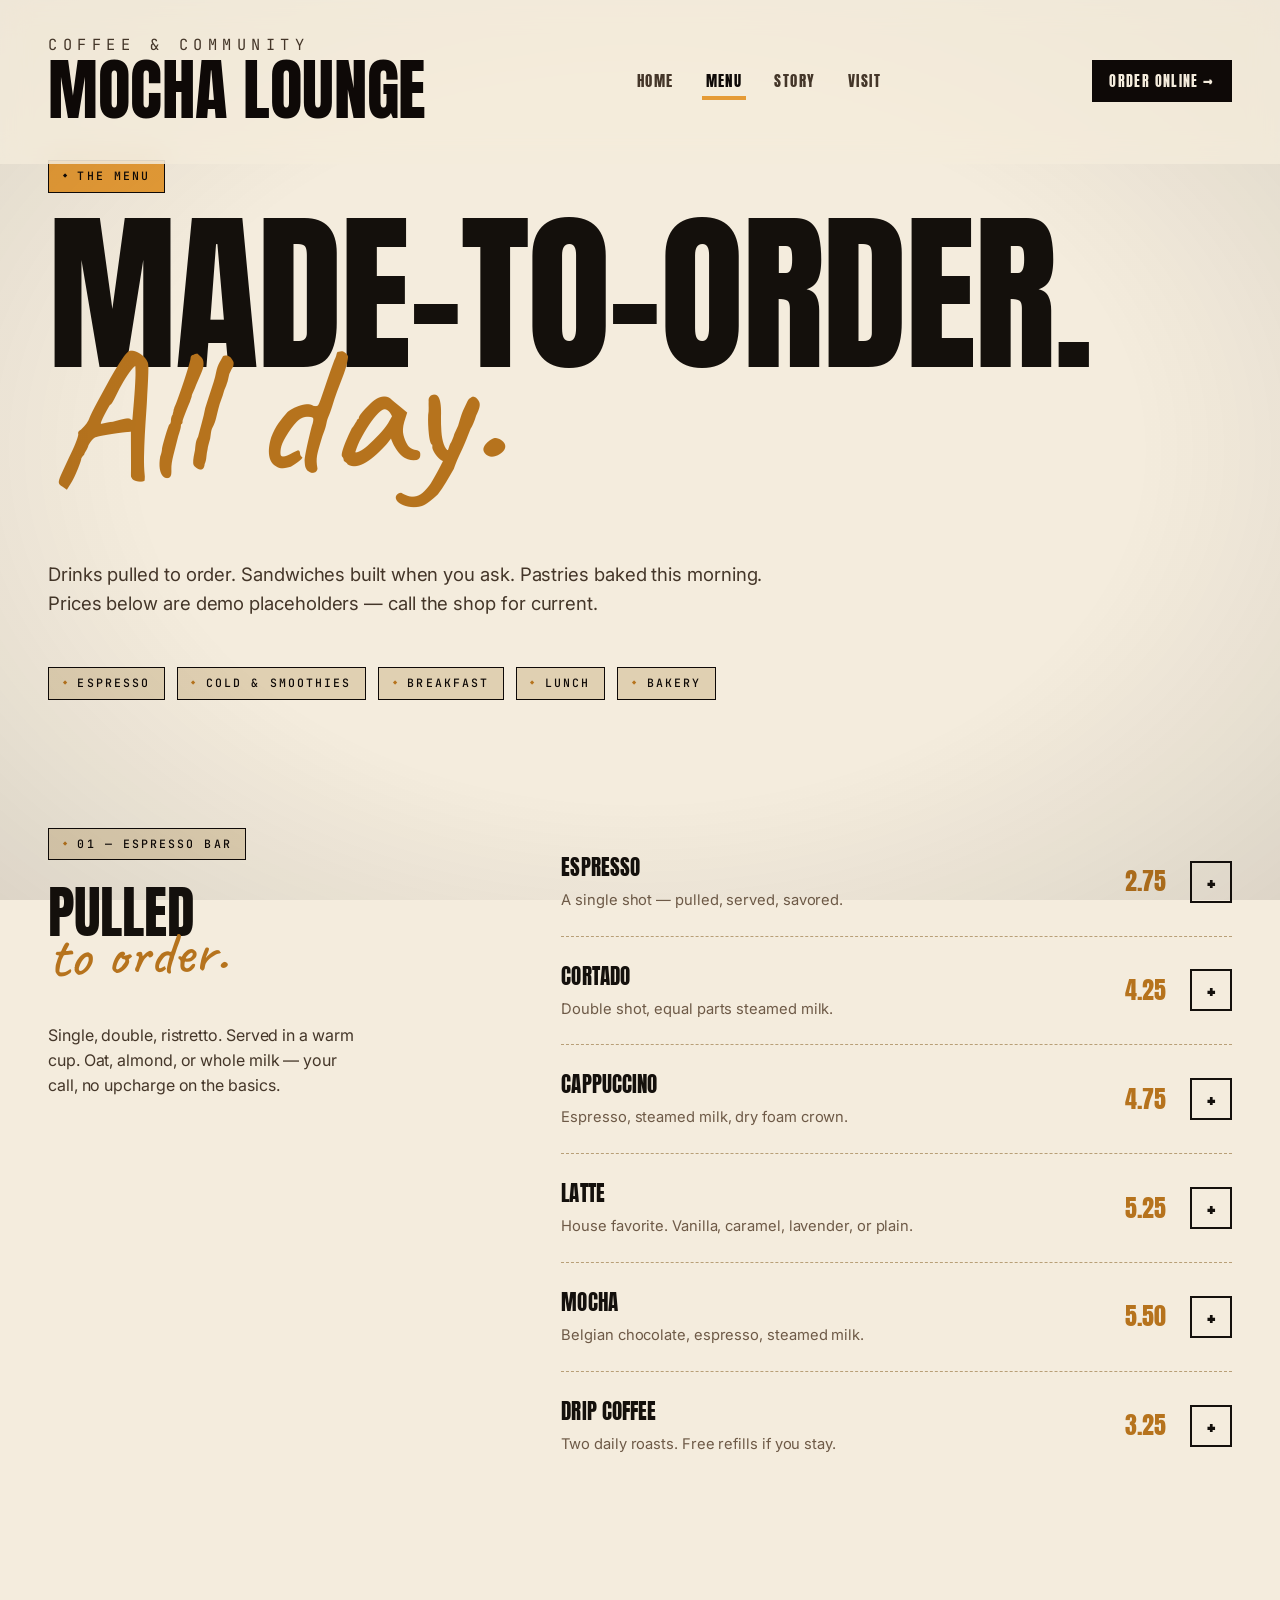
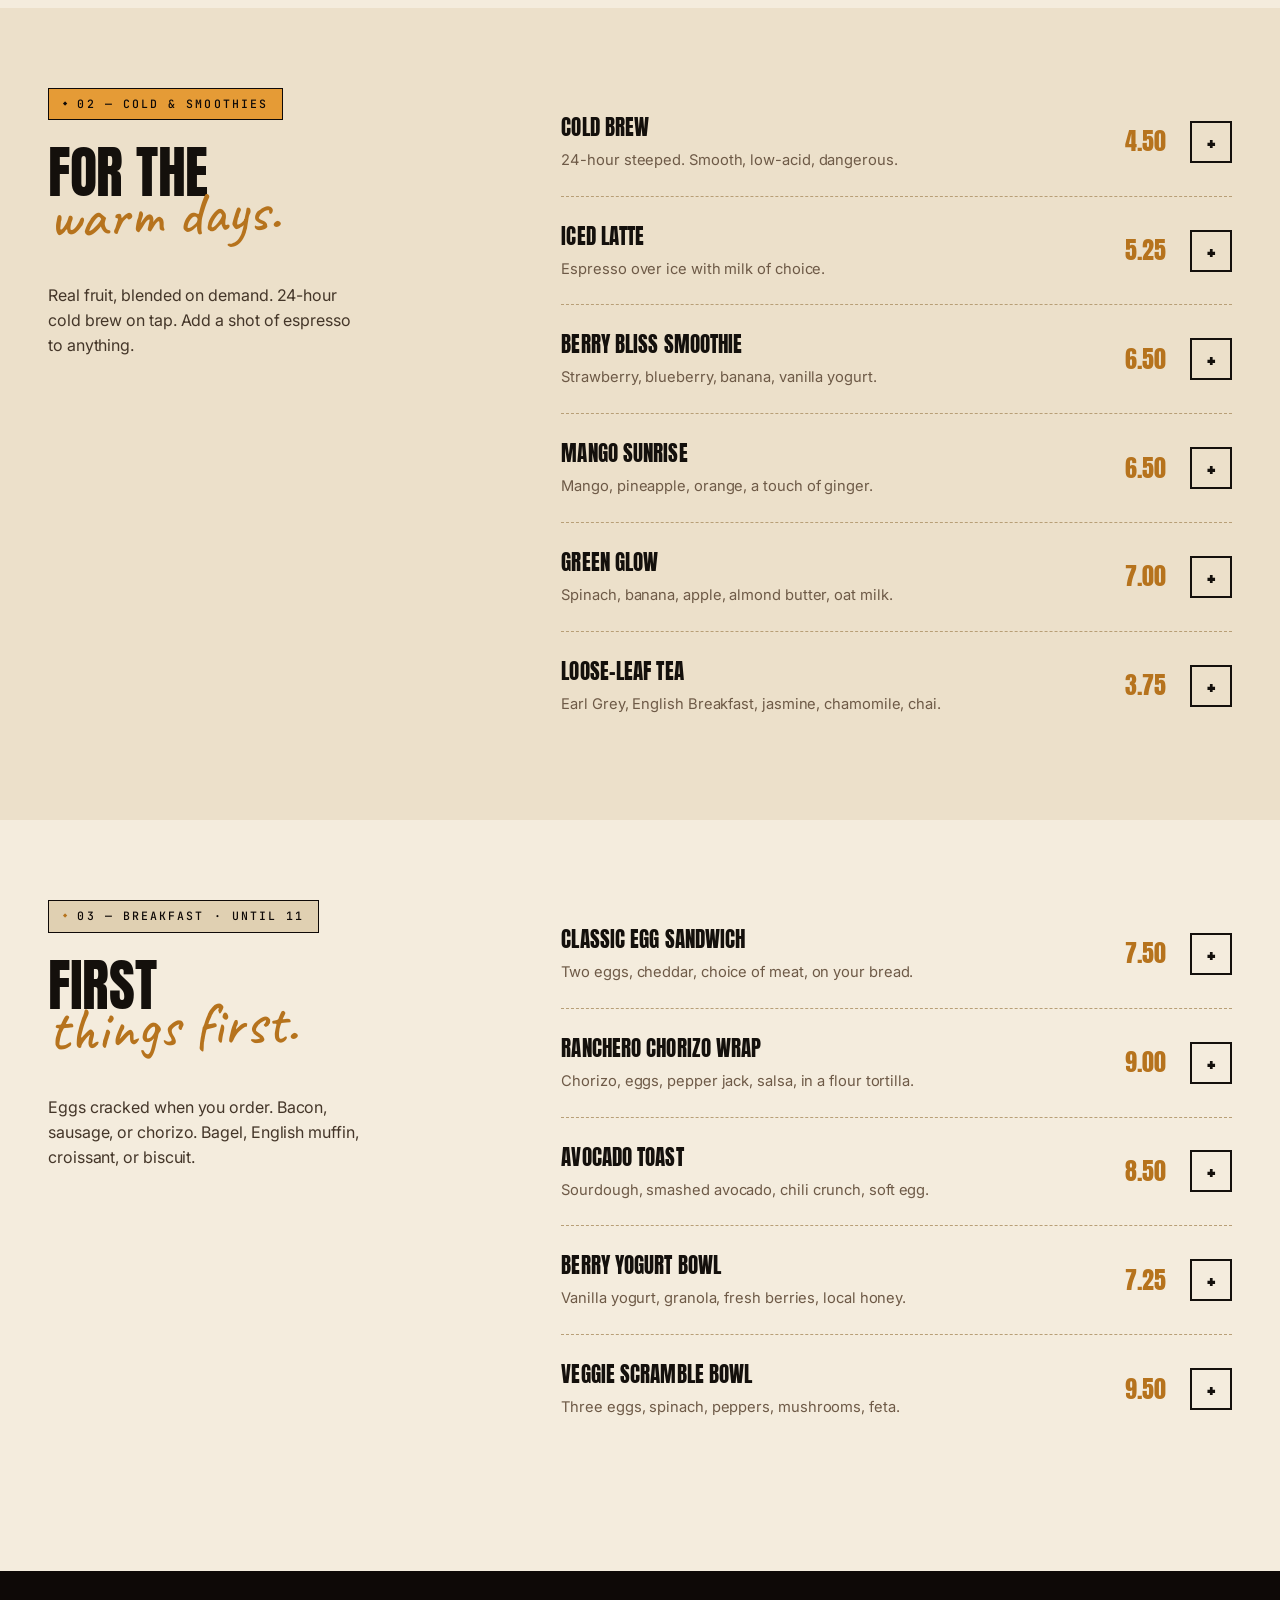
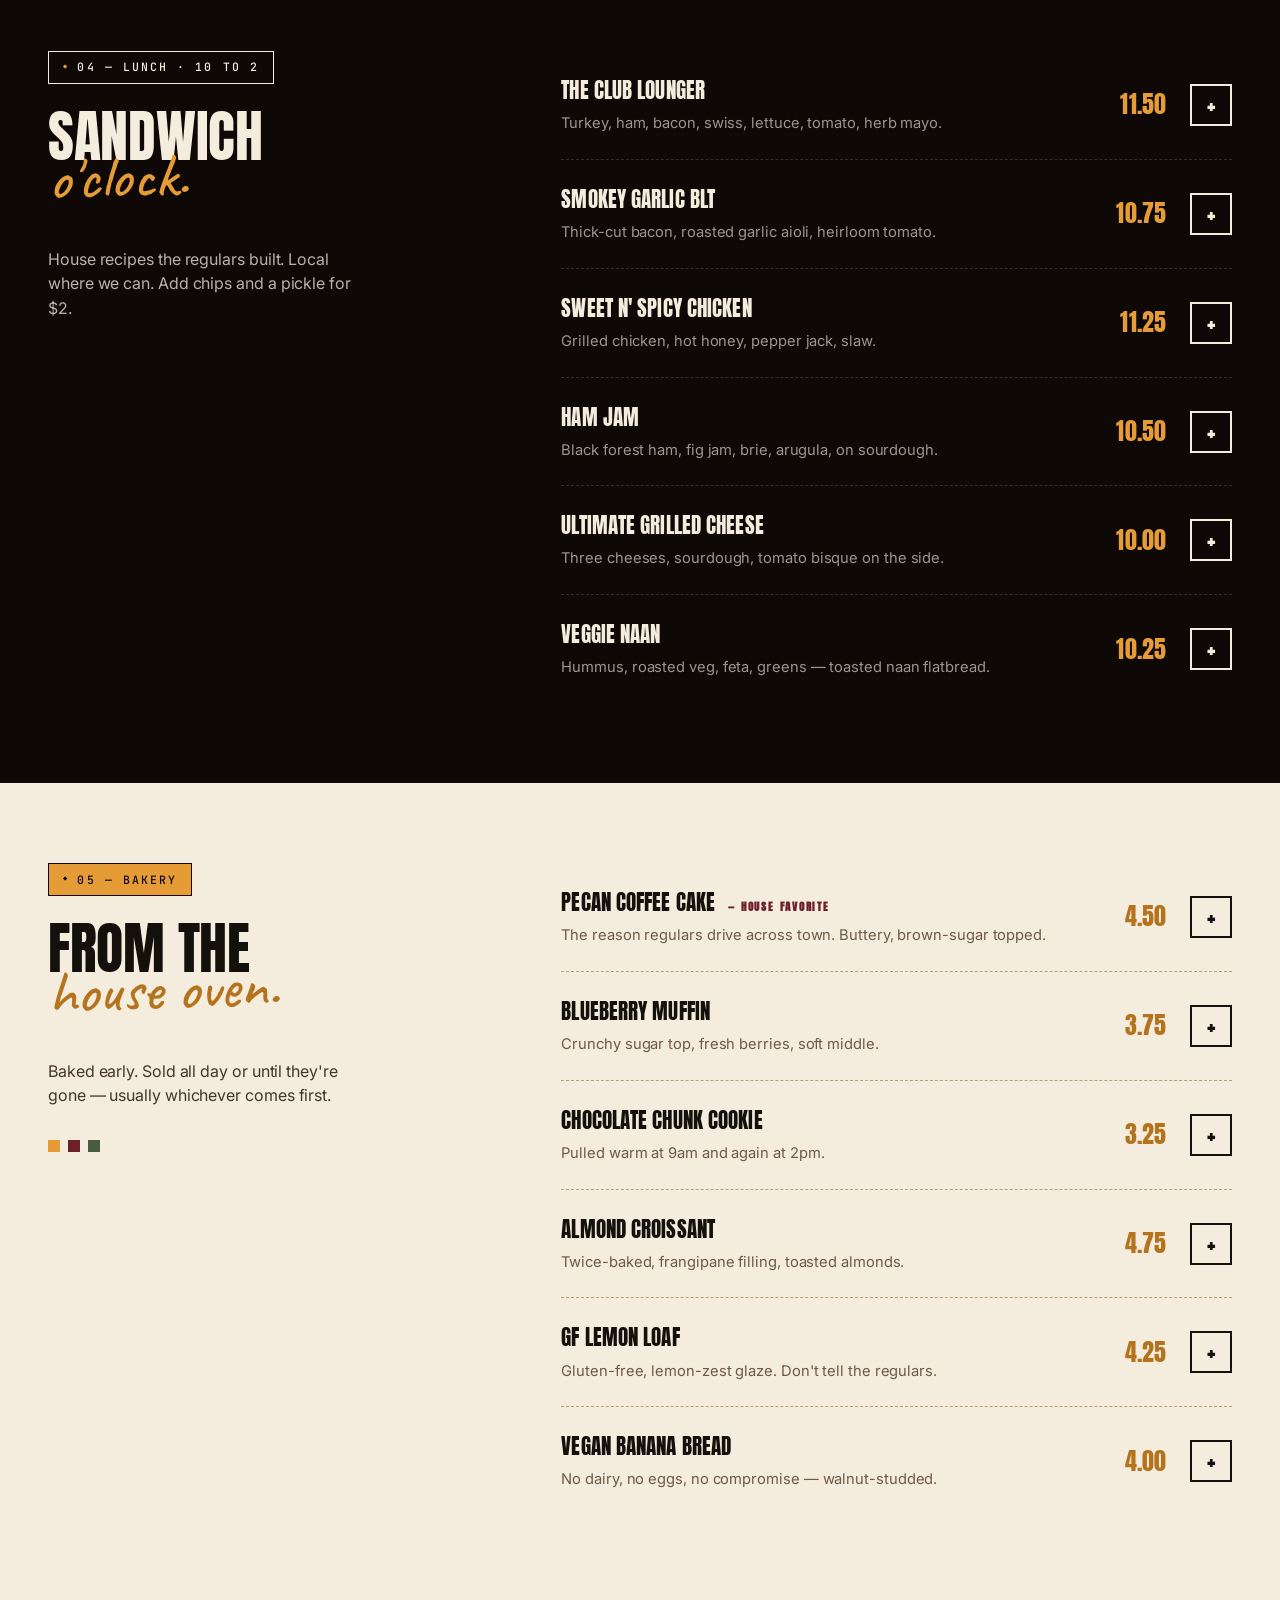
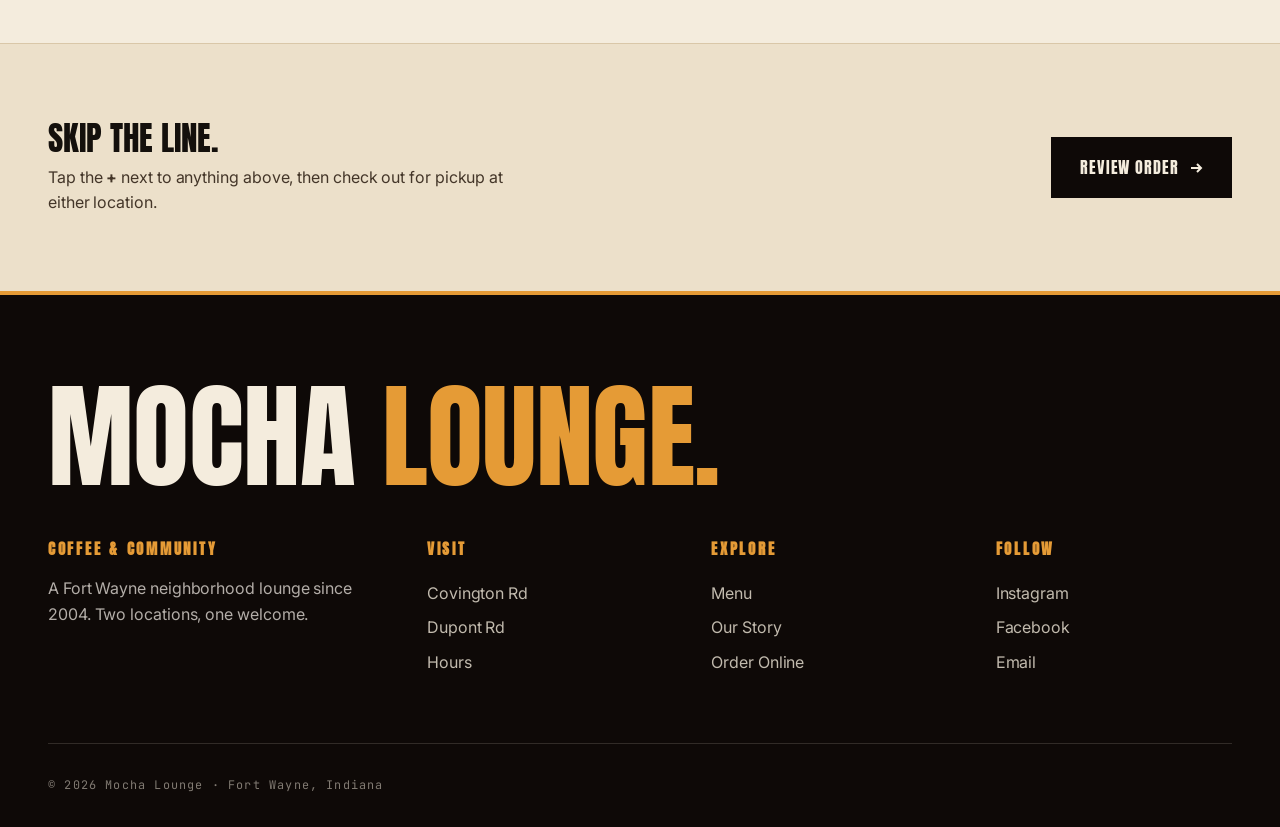
<file: menu.html>
<!DOCTYPE html>
<html lang="en">
<head>
<meta charset="UTF-8" />
<meta name="viewport" content="width=device-width, initial-scale=1.0" />
<title>Menu — Mocha Lounge Fort Wayne</title>
<meta name="description" content="Espresso drinks, smoothies, breakfast sandwiches, lunch, and house-baked pastries at Mocha Lounge Fort Wayne." />

<link rel="preconnect" href="https://fonts.googleapis.com" />
<link rel="preconnect" href="https://fonts.gstatic.com" crossorigin />
<link href="https://fonts.googleapis.com/css2?family=Anton&family=Caveat:wght@400;500;600;700&family=Inter:wght@300;400;500;600&family=JetBrains+Mono:wght@400;500&display=swap" rel="stylesheet" />
<link rel="stylesheet" href="styles/globals.css" />
<link rel="icon" href="data:image/svg+xml,%3Csvg xmlns='http://www.w3.org/2000/svg' viewBox='0 0 100 100'%3E%3Crect width='100' height='100' fill='%2315100D'/%3E%3Ctext x='50' y='70' text-anchor='middle' font-family='Bricolage Grotesque,Inter,sans-serif' font-weight='700' font-size='62' fill='%23D89B4A'%3EM%3C/text%3E%3C/svg%3E" />
</head>
<body>

<nav class="nav" id="nav">
  <a href="index.html" class="nav-brand">
    <span class="nav-tagline">Coffee &amp; Community</span>
    <span class="nav-wordmark">Mocha Lounge</span>
  </a>
  <div class="nav-links" id="navLinks">
    <a href="index.html" class="nav-link">Home</a>
    <a href="menu.html" class="nav-link" aria-current="page">Menu</a>
    <a href="story.html" class="nav-link">Story</a>
    <a href="visit.html" class="nav-link">Visit</a>
  </div>
  <a href="menu.html" class="nav-cta">Order Online &rarr;</a>
  <button class="nav-toggle" id="navToggle" aria-label="Toggle menu">
    <span></span><span></span><span></span>
  </button>
</nav>

<header class="section" style="padding-top: 10rem; padding-bottom: 4rem;">
  <div class="wrap">
    <span class="pill pill-amber fade-up">The Menu</span>
    <h1 class="h-mega mt-5 fade-up" style="animation-delay: 0.15s;">
      Made-to-order.<br /><span class="serif text-amber">All day.</span>
    </h1>
    <p class="lead mt-6 fade-up" style="animation-delay: 0.3s; max-width: 60ch;">
      Drinks pulled to order. Sandwiches built when you ask. Pastries baked this morning. Prices below are demo placeholders &mdash; call the shop for current.
    </p>
    <div class="mt-7 flex gap-3 fade-up" style="flex-wrap: wrap; animation-delay: 0.45s;">
      <a href="#espresso" class="pill">Espresso</a>
      <a href="#cold" class="pill">Cold &amp; Smoothies</a>
      <a href="#breakfast" class="pill">Breakfast</a>
      <a href="#lunch" class="pill">Lunch</a>
      <a href="#bakery" class="pill">Bakery</a>
    </div>
  </div>
</header>

<section id="espresso" class="section" style="padding-top: 4rem;">
  <div class="wrap">
    <div class="grid-12">
      <div style="grid-column: 1 / span 4;" data-reveal>
        <span class="pill">01 &mdash; Espresso Bar</span>
        <h2 class="h-2 mt-5">Pulled<br /><span class="serif text-amber">to order.</span></h2>
        <p class="text-soft mt-5" style="max-width: 32ch;">Single, double, ristretto. Served in a warm cup. Oat, almond, or whole milk &mdash; your call, no upcharge on the basics.</p>
      </div>
      <div style="grid-column: 6 / -1;" data-reveal data-delay="2">
        <div class="menu-row"><div><div class="menu-row-name">Espresso</div><div class="menu-row-desc">A single shot &mdash; pulled, served, savored.</div></div><div class="menu-row-price">2.75</div></div>
        <div class="menu-row"><div><div class="menu-row-name">Cortado</div><div class="menu-row-desc">Double shot, equal parts steamed milk.</div></div><div class="menu-row-price">4.25</div></div>
        <div class="menu-row"><div><div class="menu-row-name">Cappuccino</div><div class="menu-row-desc">Espresso, steamed milk, dry foam crown.</div></div><div class="menu-row-price">4.75</div></div>
        <div class="menu-row"><div><div class="menu-row-name">Latte</div><div class="menu-row-desc">House favorite. Vanilla, caramel, lavender, or plain.</div></div><div class="menu-row-price">5.25</div></div>
        <div class="menu-row"><div><div class="menu-row-name">Mocha</div><div class="menu-row-desc">Belgian chocolate, espresso, steamed milk.</div></div><div class="menu-row-price">5.50</div></div>
        <div class="menu-row"><div><div class="menu-row-name">Drip Coffee</div><div class="menu-row-desc">Two daily roasts. Free refills if you stay.</div></div><div class="menu-row-price">3.25</div></div>
      </div>
    </div>
  </div>
</section>

<section id="cold" class="section" style="background: var(--bg-2); padding-top: 5rem; padding-bottom: 5rem;">
  <div class="wrap">
    <div class="grid-12">
      <div style="grid-column: 1 / span 4;" data-reveal>
        <span class="pill pill-amber">02 &mdash; Cold &amp; Smoothies</span>
        <h2 class="h-2 mt-5">For the<br /><span class="serif text-amber">warm days.</span></h2>
        <p class="text-soft mt-5" style="max-width: 32ch;">Real fruit, blended on demand. 24-hour cold brew on tap. Add a shot of espresso to anything.</p>
      </div>
      <div style="grid-column: 6 / -1;" data-reveal data-delay="2">
        <div class="menu-row"><div><div class="menu-row-name">Cold Brew</div><div class="menu-row-desc">24-hour steeped. Smooth, low-acid, dangerous.</div></div><div class="menu-row-price">4.50</div></div>
        <div class="menu-row"><div><div class="menu-row-name">Iced Latte</div><div class="menu-row-desc">Espresso over ice with milk of choice.</div></div><div class="menu-row-price">5.25</div></div>
        <div class="menu-row"><div><div class="menu-row-name">Berry Bliss Smoothie</div><div class="menu-row-desc">Strawberry, blueberry, banana, vanilla yogurt.</div></div><div class="menu-row-price">6.50</div></div>
        <div class="menu-row"><div><div class="menu-row-name">Mango Sunrise</div><div class="menu-row-desc">Mango, pineapple, orange, a touch of ginger.</div></div><div class="menu-row-price">6.50</div></div>
        <div class="menu-row"><div><div class="menu-row-name">Green Glow</div><div class="menu-row-desc">Spinach, banana, apple, almond butter, oat milk.</div></div><div class="menu-row-price">7.00</div></div>
        <div class="menu-row"><div><div class="menu-row-name">Loose-Leaf Tea</div><div class="menu-row-desc">Earl Grey, English Breakfast, jasmine, chamomile, chai.</div></div><div class="menu-row-price">3.75</div></div>
      </div>
    </div>
  </div>
</section>

<section id="breakfast" class="section" style="padding-top: 5rem;">
  <div class="wrap">
    <div class="grid-12">
      <div style="grid-column: 1 / span 4;" data-reveal>
        <span class="pill">03 &mdash; Breakfast &middot; Until 11</span>
        <h2 class="h-2 mt-5">First<br /><span class="serif text-amber">things first.</span></h2>
        <p class="text-soft mt-5" style="max-width: 32ch;">Eggs cracked when you order. Bacon, sausage, or chorizo. Bagel, English muffin, croissant, or biscuit.</p>
      </div>
      <div style="grid-column: 6 / -1;" data-reveal data-delay="2">
        <div class="menu-row"><div><div class="menu-row-name">Classic Egg Sandwich</div><div class="menu-row-desc">Two eggs, cheddar, choice of meat, on your bread.</div></div><div class="menu-row-price">7.50</div></div>
        <div class="menu-row"><div><div class="menu-row-name">Ranchero Chorizo Wrap</div><div class="menu-row-desc">Chorizo, eggs, pepper jack, salsa, in a flour tortilla.</div></div><div class="menu-row-price">9.00</div></div>
        <div class="menu-row"><div><div class="menu-row-name">Avocado Toast</div><div class="menu-row-desc">Sourdough, smashed avocado, chili crunch, soft egg.</div></div><div class="menu-row-price">8.50</div></div>
        <div class="menu-row"><div><div class="menu-row-name">Berry Yogurt Bowl</div><div class="menu-row-desc">Vanilla yogurt, granola, fresh berries, local honey.</div></div><div class="menu-row-price">7.25</div></div>
        <div class="menu-row"><div><div class="menu-row-name">Veggie Scramble Bowl</div><div class="menu-row-desc">Three eggs, spinach, peppers, mushrooms, feta.</div></div><div class="menu-row-price">9.50</div></div>
      </div>
    </div>
  </div>
</section>

<section id="lunch" class="section section-dark" style="padding-top: 5rem; padding-bottom: 5rem;">
  <div class="wrap">
    <div class="grid-12">
      <div style="grid-column: 1 / span 4;" data-reveal>
        <span class="pill pill-dark">04 &mdash; Lunch &middot; 10 to 2</span>
        <h2 class="h-2 mt-5" style="color: var(--bg);">Sandwich<br /><span class="serif" style="color: var(--amber);">o'clock.</span></h2>
        <p class="mt-5" style="max-width: 32ch; color: rgba(250,244,236,0.72);">House recipes the regulars built. Local where we can. Add chips and a pickle for $2.</p>
      </div>
      <div style="grid-column: 6 / -1;" data-reveal data-delay="2">
        <div class="menu-row" style="border-color: rgba(250,244,236,0.15);"><div><div class="menu-row-name" style="color: var(--bg);">The Club Lounger</div><div class="menu-row-desc" style="color: rgba(250,244,236,0.6);">Turkey, ham, bacon, swiss, lettuce, tomato, herb mayo.</div></div><div class="menu-row-price">11.50</div></div>
        <div class="menu-row" style="border-color: rgba(250,244,236,0.15);"><div><div class="menu-row-name" style="color: var(--bg);">Smokey Garlic BLT</div><div class="menu-row-desc" style="color: rgba(250,244,236,0.6);">Thick-cut bacon, roasted garlic aioli, heirloom tomato.</div></div><div class="menu-row-price">10.75</div></div>
        <div class="menu-row" style="border-color: rgba(250,244,236,0.15);"><div><div class="menu-row-name" style="color: var(--bg);">Sweet n' Spicy Chicken</div><div class="menu-row-desc" style="color: rgba(250,244,236,0.6);">Grilled chicken, hot honey, pepper jack, slaw.</div></div><div class="menu-row-price">11.25</div></div>
        <div class="menu-row" style="border-color: rgba(250,244,236,0.15);"><div><div class="menu-row-name" style="color: var(--bg);">Ham Jam</div><div class="menu-row-desc" style="color: rgba(250,244,236,0.6);">Black forest ham, fig jam, brie, arugula, on sourdough.</div></div><div class="menu-row-price">10.50</div></div>
        <div class="menu-row" style="border-color: rgba(250,244,236,0.15);"><div><div class="menu-row-name" style="color: var(--bg);">Ultimate Grilled Cheese</div><div class="menu-row-desc" style="color: rgba(250,244,236,0.6);">Three cheeses, sourdough, tomato bisque on the side.</div></div><div class="menu-row-price">10.00</div></div>
        <div class="menu-row" style="border-color: rgba(250,244,236,0.15);"><div><div class="menu-row-name" style="color: var(--bg);">Veggie Naan</div><div class="menu-row-desc" style="color: rgba(250,244,236,0.6);">Hummus, roasted veg, feta, greens &mdash; toasted naan flatbread.</div></div><div class="menu-row-price">10.25</div></div>
      </div>
    </div>
  </div>
</section>

<section id="bakery" class="section" style="padding-top: 5rem;">
  <div class="wrap">
    <div class="grid-12">
      <div style="grid-column: 1 / span 4;" data-reveal>
        <span class="pill pill-amber">05 &mdash; Bakery</span>
        <h2 class="h-2 mt-5">From the<br /><span class="serif text-amber">house oven.</span></h2>
        <p class="text-soft mt-5" style="max-width: 32ch;">Baked early. Sold all day or until they're gone &mdash; usually whichever comes first.</p>
        <div class="mt-6 dot-row" aria-hidden="true"><span></span><span></span><span></span></div>
      </div>
      <div style="grid-column: 6 / -1;" data-reveal data-delay="2">
        <div class="menu-row"><div><div class="menu-row-name">Pecan Coffee Cake <span class="text-wine" style="font-size: 0.7rem; letter-spacing: 0.16em; text-transform: uppercase; margin-left: 0.5rem; font-weight: 600;">&mdash; House Favorite</span></div><div class="menu-row-desc">The reason regulars drive across town. Buttery, brown-sugar topped.</div></div><div class="menu-row-price">4.50</div></div>
        <div class="menu-row"><div><div class="menu-row-name">Blueberry Muffin</div><div class="menu-row-desc">Crunchy sugar top, fresh berries, soft middle.</div></div><div class="menu-row-price">3.75</div></div>
        <div class="menu-row"><div><div class="menu-row-name">Chocolate Chunk Cookie</div><div class="menu-row-desc">Pulled warm at 9am and again at 2pm.</div></div><div class="menu-row-price">3.25</div></div>
        <div class="menu-row"><div><div class="menu-row-name">Almond Croissant</div><div class="menu-row-desc">Twice-baked, frangipane filling, toasted almonds.</div></div><div class="menu-row-price">4.75</div></div>
        <div class="menu-row"><div><div class="menu-row-name">GF Lemon Loaf</div><div class="menu-row-desc">Gluten-free, lemon-zest glaze. Don't tell the regulars.</div></div><div class="menu-row-price">4.25</div></div>
        <div class="menu-row"><div><div class="menu-row-name">Vegan Banana Bread</div><div class="menu-row-desc">No dairy, no eggs, no compromise &mdash; walnut-studded.</div></div><div class="menu-row-price">4.00</div></div>
      </div>
    </div>
  </div>
</section>

<section class="section section-tight" style="background: var(--bg-2); border-top: 1px solid var(--line);">
  <div class="wrap flex justify-between items-center" style="flex-wrap: wrap; gap: 2rem;">
    <div data-reveal>
      <h3 class="h-3">Skip the line.</h3>
      <p class="text-soft mt-2" style="max-width: 50ch;">Tap the <strong>+</strong> next to anything above, then check out for pickup at either location.</p>
    </div>
    <a href="order.html" class="btn btn-primary btn-arrow" data-reveal data-delay="1">
      Review Order
      <svg viewBox="0 0 14 14" fill="none" stroke="currentColor" stroke-width="2"><path d="M2 7h10M8 3l4 4-4 4"/></svg>
    </a>
  </div>
</section>

<footer class="footer">
  <div class="wrap">
    <div class="footer-brand">Mocha <span style="color: var(--amber);">Lounge.</span></div>
    <div class="footer-grid">
      <div class="footer-col">
        <h4>Coffee &amp; Community</h4>
        <p style="color: rgba(250,244,236,0.7); line-height: 1.6; max-width: 32ch;">A Fort Wayne neighborhood lounge since 2004. Two locations, one welcome.</p>
      </div>
      <div class="footer-col">
        <h4>Visit</h4>
        <ul>
          <li><a href="visit.html">Covington Rd</a></li>
          <li><a href="visit.html">Dupont Rd</a></li>
          <li><a href="visit.html">Hours</a></li>
        </ul>
      </div>
      <div class="footer-col">
        <h4>Explore</h4>
        <ul>
          <li><a href="menu.html">Menu</a></li>
          <li><a href="story.html">Our Story</a></li>
          <li><a href="order.html">Order Online</a></li>
        </ul>
      </div>
      <div class="footer-col">
        <h4>Follow</h4>
        <ul>
          <li><a href="https://www.instagram.com/mochaloungefw/" target="_blank" rel="noopener">Instagram</a></li>
          <li><a href="https://www.facebook.com/mocha.lounge/" target="_blank" rel="noopener">Facebook</a></li>
          <li><a href="mailto:hello@mochaloungefw.com">Email</a></li>
        </ul>
      </div>
    </div>
    <div class="footer-bottom">
      <span>&copy; <span data-year>2026</span> Mocha Lounge &middot; Fort Wayne, Indiana</span>
    </div>
  </div>
</footer>

<!-- Customize sheet -->
<div class="customize-overlay" id="customizeOverlay" aria-hidden="true"></div>
<aside class="customize-sheet" id="customizeSheet" role="dialog" aria-label="Customize your order">
  <div class="customize-header">
    <div>
      <div class="customize-name" id="customizeName">Item</div>
      <div class="customize-base" id="customizeBase">Starting at $0.00</div>
    </div>
    <button class="customize-close" id="customizeClose" aria-label="Close">✕</button>
  </div>
  <div class="customize-body" id="customizeBody"></div>
  <div class="customize-footer">
    <button class="customize-add" id="customizeAdd" type="button">
      <span>Add to Order</span>
      <span class="customize-add-price" id="customizeAddPrice">$0.00</span>
    </button>
    <p class="cart-note" style="margin: 0;">Demo upsells · live site uses Square modifiers</p>
  </div>
</aside>

<!-- Cart FAB -->
<button class="cart-fab" id="cartFab" aria-label="View your order">
  <span>BAG</span>
  <span class="cart-fab-count" id="cartFabCount">0</span>
</button>

<!-- Cart overlay + drawer -->
<div class="cart-overlay" id="cartOverlay" aria-hidden="true"></div>
<aside class="cart-drawer" id="cartDrawer" aria-label="Your order" role="dialog">
  <div class="cart-header">
    <div>
      <div class="cart-title">Your order</div>
      <div style="font-family: var(--font-mono); font-size: 0.65rem; letter-spacing: 0.2em; text-transform: uppercase; color: var(--text-dim); margin-top: 0.25rem;">Pickup · ready in 15–20 min</div>
    </div>
    <button class="cart-close" id="cartClose" aria-label="Close cart">✕</button>
  </div>
  <div class="cart-body" id="cartBody"></div>
  <div class="cart-footer" id="cartFooter">
    <div class="cart-total">
      <span class="cart-total-label">Subtotal</span>
      <span class="cart-total-amount" id="cartTotal">$0.00</span>
    </div>
    <a href="order.html" class="btn btn-primary btn-arrow" style="width: 100%; justify-content: center;">
      Checkout
      <svg viewBox="0 0 14 14" fill="none" stroke="currentColor" stroke-width="2"><path d="M2 7h10M8 3l4 4-4 4"/></svg>
    </a>
    <p class="cart-note">Demo only · prices are illustrative · pay at pickup</p>
  </div>
</aside>

<script src="scripts/main.js" defer></script>
<script src="scripts/cart.js" defer></script>
</body>
</html>
</file>
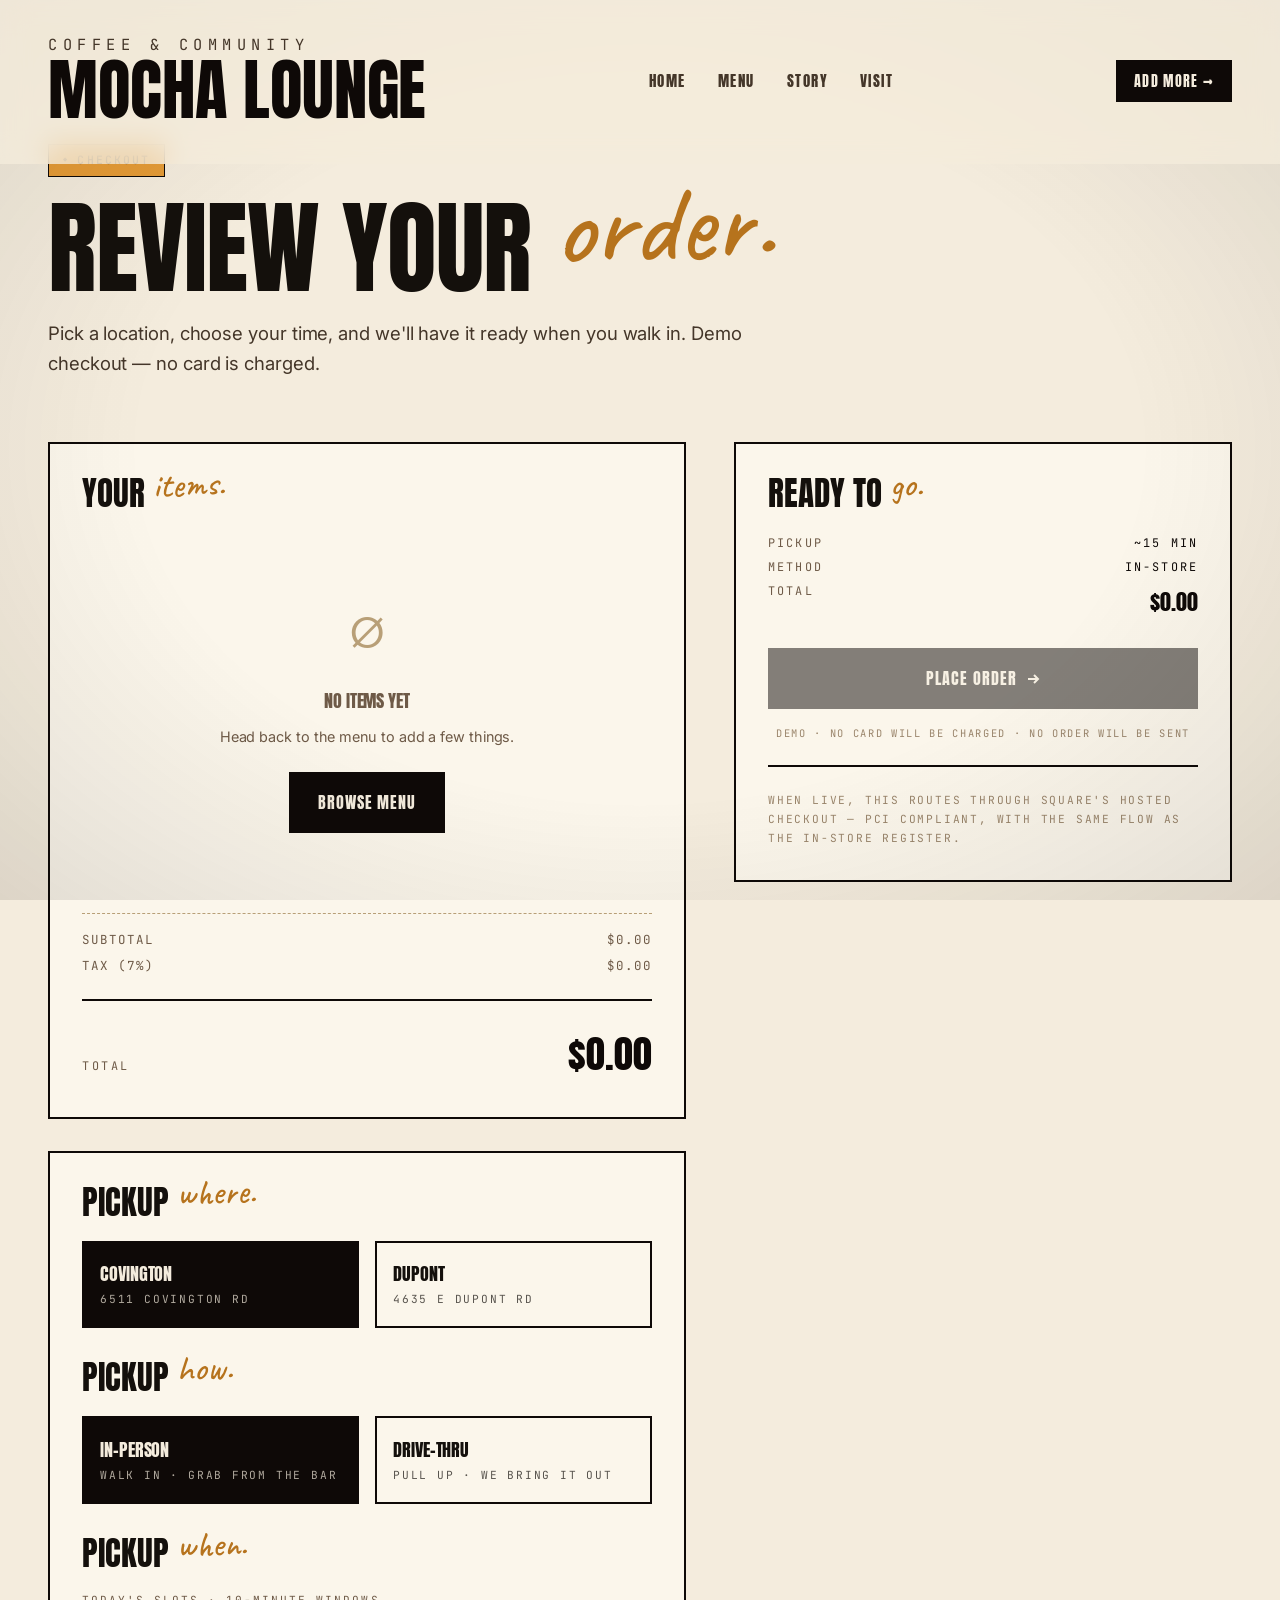
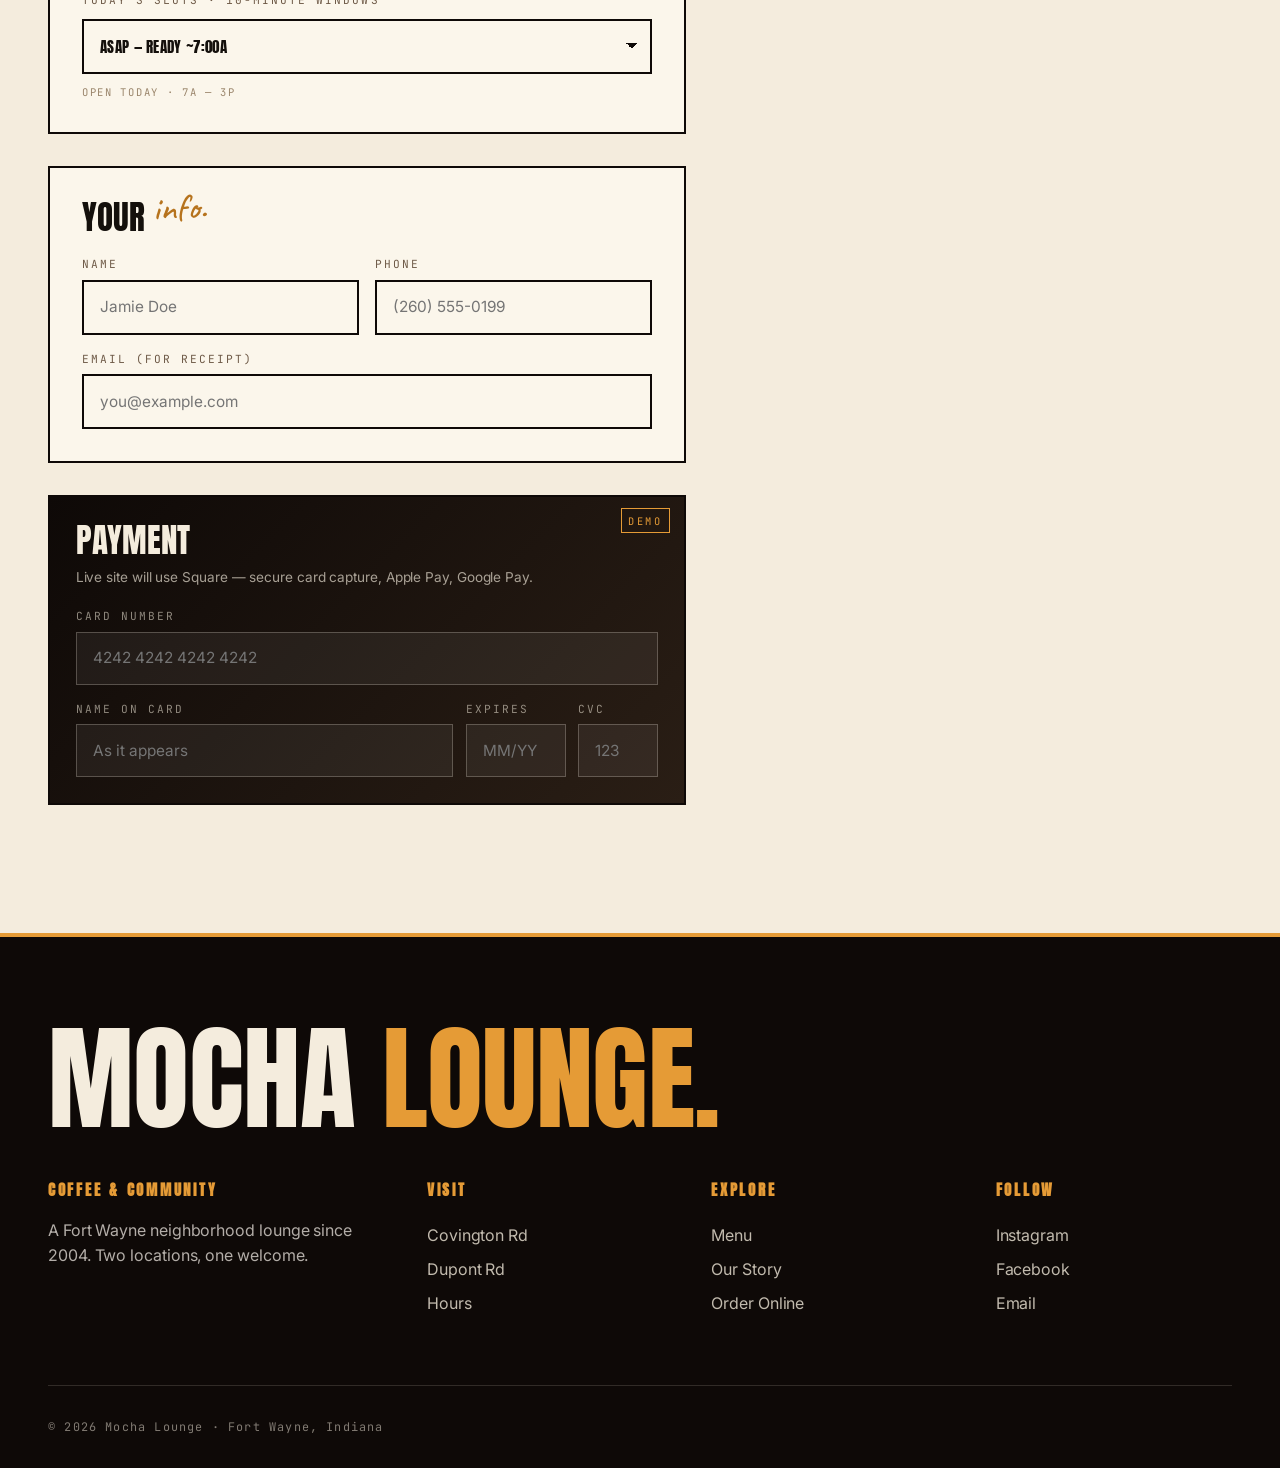
<file: order.html>
<!DOCTYPE html>
<html lang="en">
<head>
<meta charset="UTF-8" />
<meta name="viewport" content="width=device-width, initial-scale=1.0" />
<title>Order — Mocha Lounge Fort Wayne</title>
<meta name="description" content="Review your order and check out for pickup at Mocha Lounge Fort Wayne." />

<link rel="preconnect" href="https://fonts.googleapis.com" />
<link rel="preconnect" href="https://fonts.gstatic.com" crossorigin />
<link href="https://fonts.googleapis.com/css2?family=Anton&family=Caveat:wght@400;500;600;700&family=Inter:wght@300;400;500;600&family=JetBrains+Mono:wght@400;500&display=swap" rel="stylesheet" />
<link rel="stylesheet" href="styles/globals.css" />
<link rel="icon" href="data:image/svg+xml,%3Csvg xmlns='http://www.w3.org/2000/svg' viewBox='0 0 100 100'%3E%3Crect width='100' height='100' fill='%2315100D'/%3E%3Ctext x='50' y='70' text-anchor='middle' font-family='Anton,Impact,sans-serif' font-size='62' fill='%23E59B36'%3EM%3C/text%3E%3C/svg%3E" />
</head>
<body>

<nav class="nav" id="nav">
  <a href="index.html" class="nav-brand">
    <span class="nav-tagline">Coffee &amp; Community</span>
    <span class="nav-wordmark">Mocha Lounge</span>
  </a>
  <div class="nav-links" id="navLinks">
    <a href="index.html" class="nav-link">Home</a>
    <a href="menu.html" class="nav-link">Menu</a>
    <a href="story.html" class="nav-link">Story</a>
    <a href="visit.html" class="nav-link">Visit</a>
  </div>
  <a href="menu.html" class="nav-cta">Add More &rarr;</a>
  <button class="nav-toggle" id="navToggle" aria-label="Toggle menu">
    <span></span><span></span><span></span>
  </button>
</nav>

<!-- Checkout shell -->
<div id="checkoutShell">
  <header class="section" style="padding-top: 9rem; padding-bottom: 3rem;">
    <div class="wrap">
      <span class="pill pill-amber fade-up">Checkout</span>
      <h1 class="display mt-5 fade-up" style="animation-delay: 0.15s; font-size: clamp(3rem, 8vw, 7rem);">
        Review your <span class="serif text-amber">order.</span>
      </h1>
      <p class="lead mt-5 fade-up" style="animation-delay: 0.3s; max-width: 60ch;">
        Pick a location, choose your time, and we'll have it ready when you walk in. Demo checkout — no card is charged.
      </p>
    </div>
  </header>

  <section class="section" style="padding-top: 1rem;">
    <div class="wrap">
      <form id="orderForm" class="checkout-grid">
        <!-- LEFT: Order summary + customer + payment -->
        <div style="display: flex; flex-direction: column; gap: 2rem;">

          <div class="checkout-panel" data-reveal>
            <h3 class="h-3" style="margin-bottom: 1.25rem;">Your <span class="serif text-amber">items.</span></h3>
            <div id="orderSummary"></div>
            <div style="display: flex; justify-content: space-between; padding-top: 1rem; margin-top: 1rem; border-top: 1px dashed var(--line-2); font-family: var(--font-mono); font-size: 0.78rem; letter-spacing: 0.16em; text-transform: uppercase; color: var(--text-dim);">
              <span>Subtotal</span><span id="orderSubtotal">$0.00</span>
            </div>
            <div style="display: flex; justify-content: space-between; padding-top: 0.4rem; font-family: var(--font-mono); font-size: 0.78rem; letter-spacing: 0.16em; text-transform: uppercase; color: var(--text-dim);">
              <span>Tax (7%)</span><span id="orderTax">$0.00</span>
            </div>
            <div class="summary-total">
              <span class="label">Total</span>
              <span class="amount" id="orderTotal">$0.00</span>
            </div>
          </div>

          <div class="checkout-panel" data-reveal data-delay="1">
            <h3 class="h-3" style="margin-bottom: 1.25rem;">Pickup <span class="serif text-amber">where.</span></h3>
            <div class="location-pick">
              <label>
                <input type="radio" name="location" value="covington" checked />
                <span class="location-pick-name">Covington</span>
                <span class="location-pick-detail">6511 Covington Rd</span>
              </label>
              <label>
                <input type="radio" name="location" value="dupont" />
                <span class="location-pick-name">Dupont</span>
                <span class="location-pick-detail">4635 E Dupont Rd</span>
              </label>
            </div>

            <h3 class="h-3" style="margin: 2rem 0 1.25rem;">Pickup <span class="serif text-amber">how.</span></h3>
            <div class="location-pick">
              <label>
                <input type="radio" name="method" value="in-person" checked />
                <span class="location-pick-name">In-person</span>
                <span class="location-pick-detail">Walk in · grab from the bar</span>
              </label>
              <label>
                <input type="radio" name="method" value="drive-thru" />
                <span class="location-pick-name">Drive-thru</span>
                <span class="location-pick-detail">Pull up · we bring it out</span>
              </label>
            </div>

            <h3 class="h-3" style="margin: 2rem 0 1.25rem;">Pickup <span class="serif text-amber">when.</span></h3>
            <div class="field" style="gap: 0.6rem;">
              <label for="pickup-time">Today's slots · 10-minute windows</label>
              <select id="pickup-time" name="time" required></select>
            </div>
            <p style="font-family: var(--font-mono); font-size: 0.66rem; letter-spacing: 0.16em; text-transform: uppercase; color: var(--text-faint); margin-top: 0.6rem;" id="hoursNote">Open today · 6:30a — 6p</p>
          </div>

          <div class="checkout-panel" data-reveal data-delay="2">
            <h3 class="h-3" style="margin-bottom: 1.25rem;">Your <span class="serif text-amber">info.</span></h3>
            <div class="grid grid-2" style="gap: 1rem;">
              <div class="field">
                <label for="cust-name">Name</label>
                <input id="cust-name" name="name" type="text" required placeholder="Jamie Doe" />
              </div>
              <div class="field">
                <label for="cust-phone">Phone</label>
                <input id="cust-phone" name="phone" type="tel" required placeholder="(260) 555-0199" />
              </div>
              <div class="field" style="grid-column: 1 / -1;">
                <label for="cust-email">Email (for receipt)</label>
                <input id="cust-email" name="email" type="email" required placeholder="you@example.com" />
              </div>
            </div>
          </div>

          <div class="checkout-panel fake-card" data-reveal data-delay="3">
            <h3 class="h-3" style="margin-bottom: 0.5rem; color: var(--bg);">Payment</h3>
            <p style="color: rgba(244,236,221,0.65); font-size: 0.85rem; margin-bottom: 1.25rem;">Live site will use Square — secure card capture, Apple Pay, Google Pay.</p>
            <div class="field">
              <label for="card-num">Card number</label>
              <input id="card-num" type="text" placeholder="4242 4242 4242 4242" autocomplete="off" />
            </div>
            <div class="fake-card-row">
              <div class="field">
                <label for="card-name">Name on card</label>
                <input id="card-name" type="text" placeholder="As it appears" autocomplete="off" />
              </div>
              <div class="field">
                <label for="card-exp">Expires</label>
                <input id="card-exp" type="text" placeholder="MM/YY" autocomplete="off" />
              </div>
              <div class="field">
                <label for="card-cvc">CVC</label>
                <input id="card-cvc" type="text" placeholder="123" autocomplete="off" />
              </div>
            </div>
          </div>
        </div>

        <!-- RIGHT: Sticky place-order summary -->
        <div data-reveal data-delay="2">
          <div class="checkout-panel" style="position: sticky; top: 6rem;">
            <h3 class="h-3" style="margin-bottom: 1.25rem;">Ready to <span class="serif text-amber">go.</span></h3>
            <div style="font-family: var(--font-mono); font-size: 0.74rem; letter-spacing: 0.18em; text-transform: uppercase; color: var(--text-dim); line-height: 2;">
              <div style="display: flex; justify-content: space-between;"><span>Pickup</span><span style="color: var(--ink);">~15 min</span></div>
              <div style="display: flex; justify-content: space-between;"><span>Method</span><span style="color: var(--ink);">In-store</span></div>
              <div style="display: flex; justify-content: space-between;"><span>Total</span><span style="color: var(--ink); font-family: var(--font-display); font-size: 1.4rem; letter-spacing: 0;" id="orderTotal-mirror">$0.00</span></div>
            </div>
            <button id="placeOrder" type="submit" class="btn btn-primary btn-arrow" style="width: 100%; justify-content: center; margin-top: 1.5rem;">
              Place Order
              <svg viewBox="0 0 14 14" fill="none" stroke="currentColor" stroke-width="2"><path d="M2 7h10M8 3l4 4-4 4"/></svg>
            </button>
            <p class="cart-note" style="margin-top: 1rem;">Demo · no card will be charged · no order will be sent</p>
            <div class="divider" style="margin-block: 1.5rem;"></div>
            <p style="font-family: var(--font-mono); font-size: 0.7rem; letter-spacing: 0.16em; text-transform: uppercase; color: var(--text-faint); line-height: 1.7;">
              When live, this routes through Square's hosted checkout — PCI compliant, with the same flow as the in-store register.
            </p>
          </div>
        </div>
      </form>
    </div>
  </section>
</div>

<!-- Success shell (hidden by default) -->
<div id="successShell" style="display: none;">
  <section class="section" style="padding-top: 9rem;">
    <div class="wrap order-success">
      <div class="check-mark">✓</div>
      <span class="pill pill-amber">Order placed</span>
      <h1 class="display mt-5" style="font-size: clamp(3rem, 7vw, 6rem);">
        See you in a <span class="serif text-amber">few minutes.</span>
      </h1>
      <p class="lead mt-5" style="margin-inline: auto;">
        We'll have everything ready and bagged when you walk in. Show your name at the counter — coffee's on the bar.
      </p>

      <div class="checkout-panel" style="max-width: 540px; margin: 3rem auto 0; text-align: left;">
        <div style="display: flex; justify-content: space-between; padding: 0.6rem 0; border-bottom: 1px dashed var(--line-2); font-family: var(--font-mono); font-size: 0.78rem; letter-spacing: 0.18em; text-transform: uppercase; color: var(--text-dim);">
          <span>Confirmation</span>
          <span style="color: var(--ink);" id="successId">Order #ML-XXXX</span>
        </div>
        <div style="display: flex; justify-content: space-between; padding: 0.6rem 0; border-bottom: 1px dashed var(--line-2); font-family: var(--font-mono); font-size: 0.78rem; letter-spacing: 0.18em; text-transform: uppercase; color: var(--text-dim);">
          <span>Pickup at</span>
          <span style="color: var(--ink); text-align: right;" id="successLocation">Covington</span>
        </div>
        <div style="display: flex; justify-content: space-between; padding: 0.6rem 0; border-bottom: 1px dashed var(--line-2); font-family: var(--font-mono); font-size: 0.78rem; letter-spacing: 0.18em; text-transform: uppercase; color: var(--text-dim);">
          <span>Method</span>
          <span style="color: var(--ink); text-align: right;" id="successMethod">In-person</span>
        </div>
        <div style="display: flex; justify-content: space-between; padding: 0.6rem 0; border-bottom: 1px dashed var(--line-2); font-family: var(--font-mono); font-size: 0.78rem; letter-spacing: 0.18em; text-transform: uppercase; color: var(--text-dim);">
          <span>Ready by</span>
          <span style="color: var(--ink); text-align: right;" id="successTime">—</span>
        </div>
        <div style="display: flex; justify-content: space-between; padding: 0.6rem 0; font-family: var(--font-mono); font-size: 0.78rem; letter-spacing: 0.18em; text-transform: uppercase; color: var(--text-dim);">
          <span>Total charged</span>
          <span style="color: var(--ink); font-family: var(--font-display); font-size: 1.3rem; letter-spacing: 0;" id="successTotal">$0.00</span>
        </div>
      </div>

      <div class="mt-8 flex gap-4" style="justify-content: center; flex-wrap: wrap;">
        <a href="menu.html" class="btn btn-amber btn-arrow">Order Again
          <svg viewBox="0 0 14 14" fill="none" stroke="currentColor" stroke-width="2"><path d="M2 7h10M8 3l4 4-4 4"/></svg>
        </a>
        <a href="visit.html" class="btn btn-arrow">Get Directions
          <svg viewBox="0 0 14 14" fill="none" stroke="currentColor" stroke-width="2"><path d="M2 7h10M8 3l4 4-4 4"/></svg>
        </a>
      </div>
    </div>
  </section>
</div>

<!-- Footer -->
<footer class="footer">
  <div class="wrap">
    <div class="footer-brand">Mocha <span style="color: var(--amber);">Lounge.</span></div>
    <div class="footer-grid">
      <div class="footer-col">
        <h4>Coffee &amp; Community</h4>
        <p style="color: rgba(250,244,236,0.7); line-height: 1.6; max-width: 32ch;">A Fort Wayne neighborhood lounge since 2004. Two locations, one welcome.</p>
      </div>
      <div class="footer-col">
        <h4>Visit</h4>
        <ul>
          <li><a href="visit.html">Covington Rd</a></li>
          <li><a href="visit.html">Dupont Rd</a></li>
          <li><a href="visit.html">Hours</a></li>
        </ul>
      </div>
      <div class="footer-col">
        <h4>Explore</h4>
        <ul>
          <li><a href="menu.html">Menu</a></li>
          <li><a href="story.html">Our Story</a></li>
          <li><a href="order.html">Order Online</a></li>
        </ul>
      </div>
      <div class="footer-col">
        <h4>Follow</h4>
        <ul>
          <li><a href="https://www.instagram.com/mochaloungefw/" target="_blank" rel="noopener">Instagram</a></li>
          <li><a href="https://www.facebook.com/mocha.lounge/" target="_blank" rel="noopener">Facebook</a></li>
          <li><a href="mailto:hello@mochaloungefw.com">Email</a></li>
        </ul>
      </div>
    </div>
    <div class="footer-bottom">
      <span>&copy; <span data-year>2026</span> Mocha Lounge &middot; Fort Wayne, Indiana</span>
    </div>
  </div>
</footer>

<script src="scripts/main.js" defer></script>
<script src="scripts/cart.js" defer></script>
<script src="scripts/order.js" defer></script>
</body>
</html>
</file>
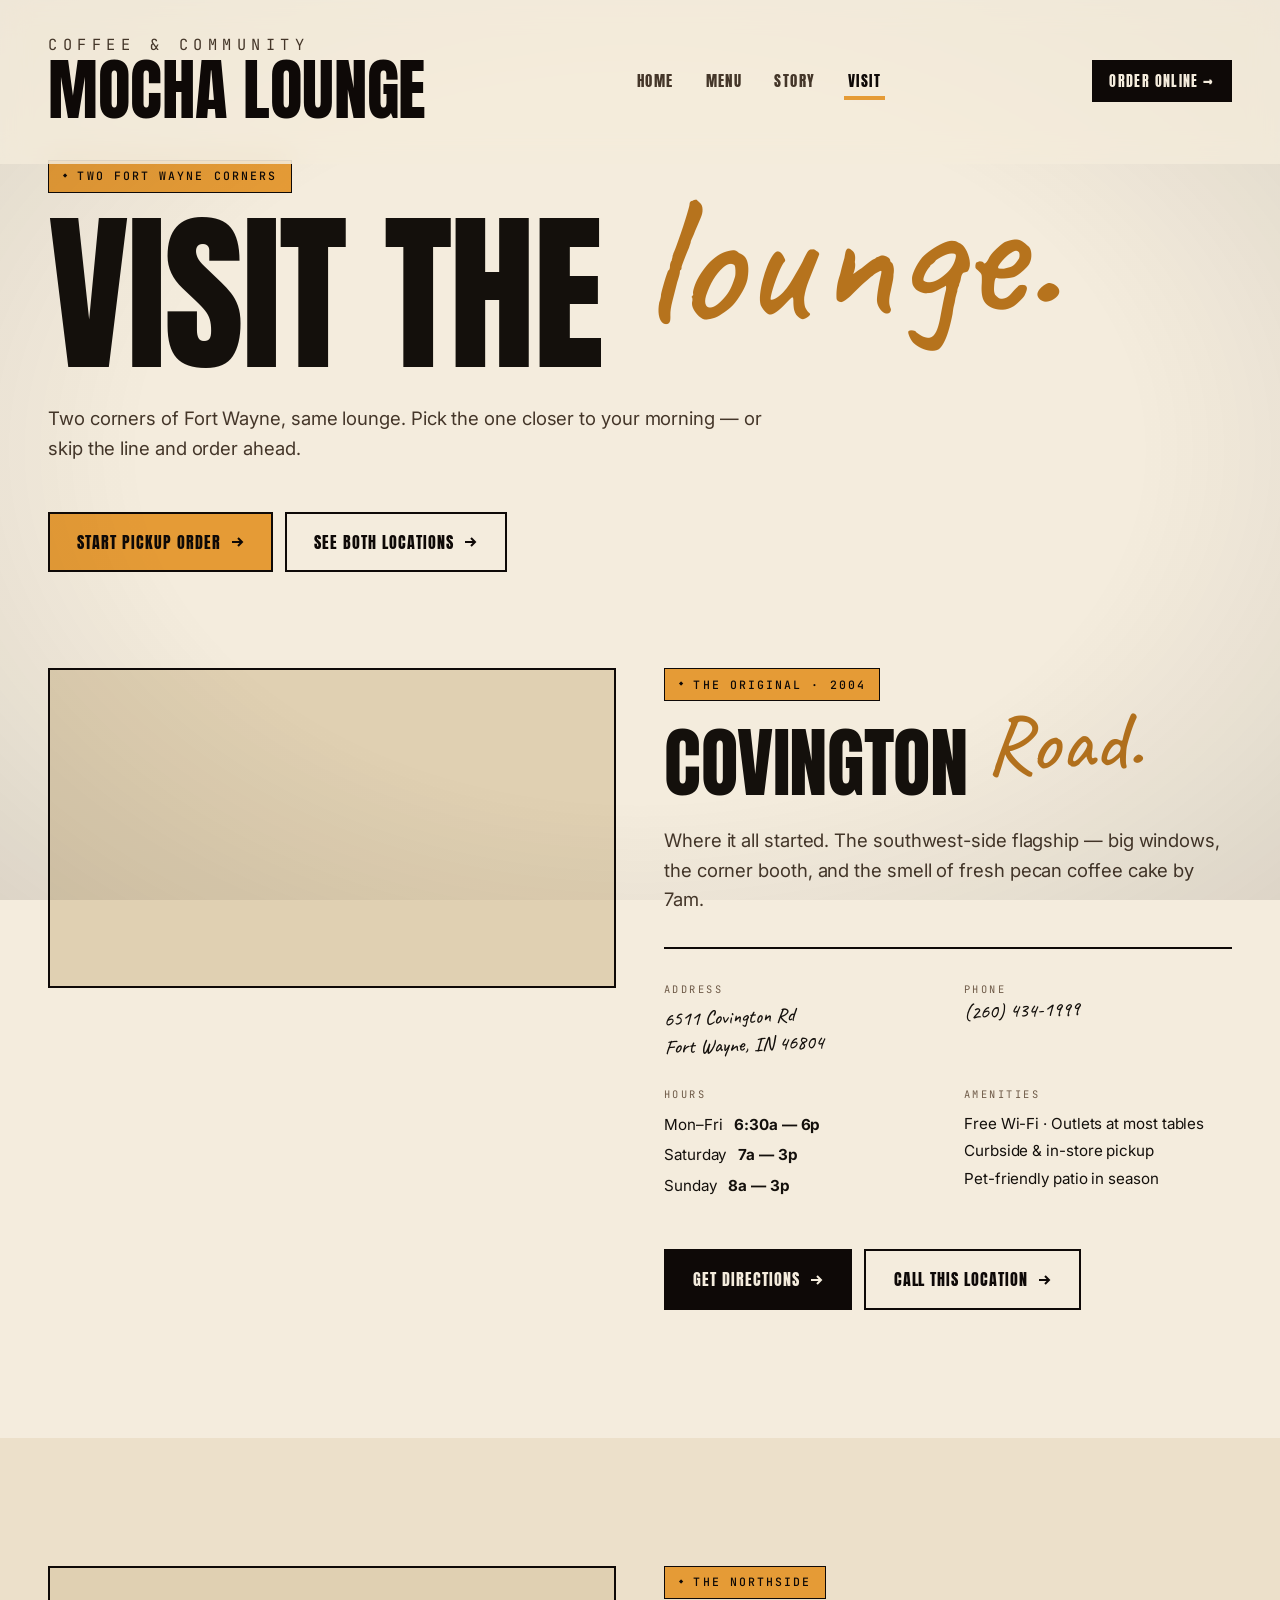
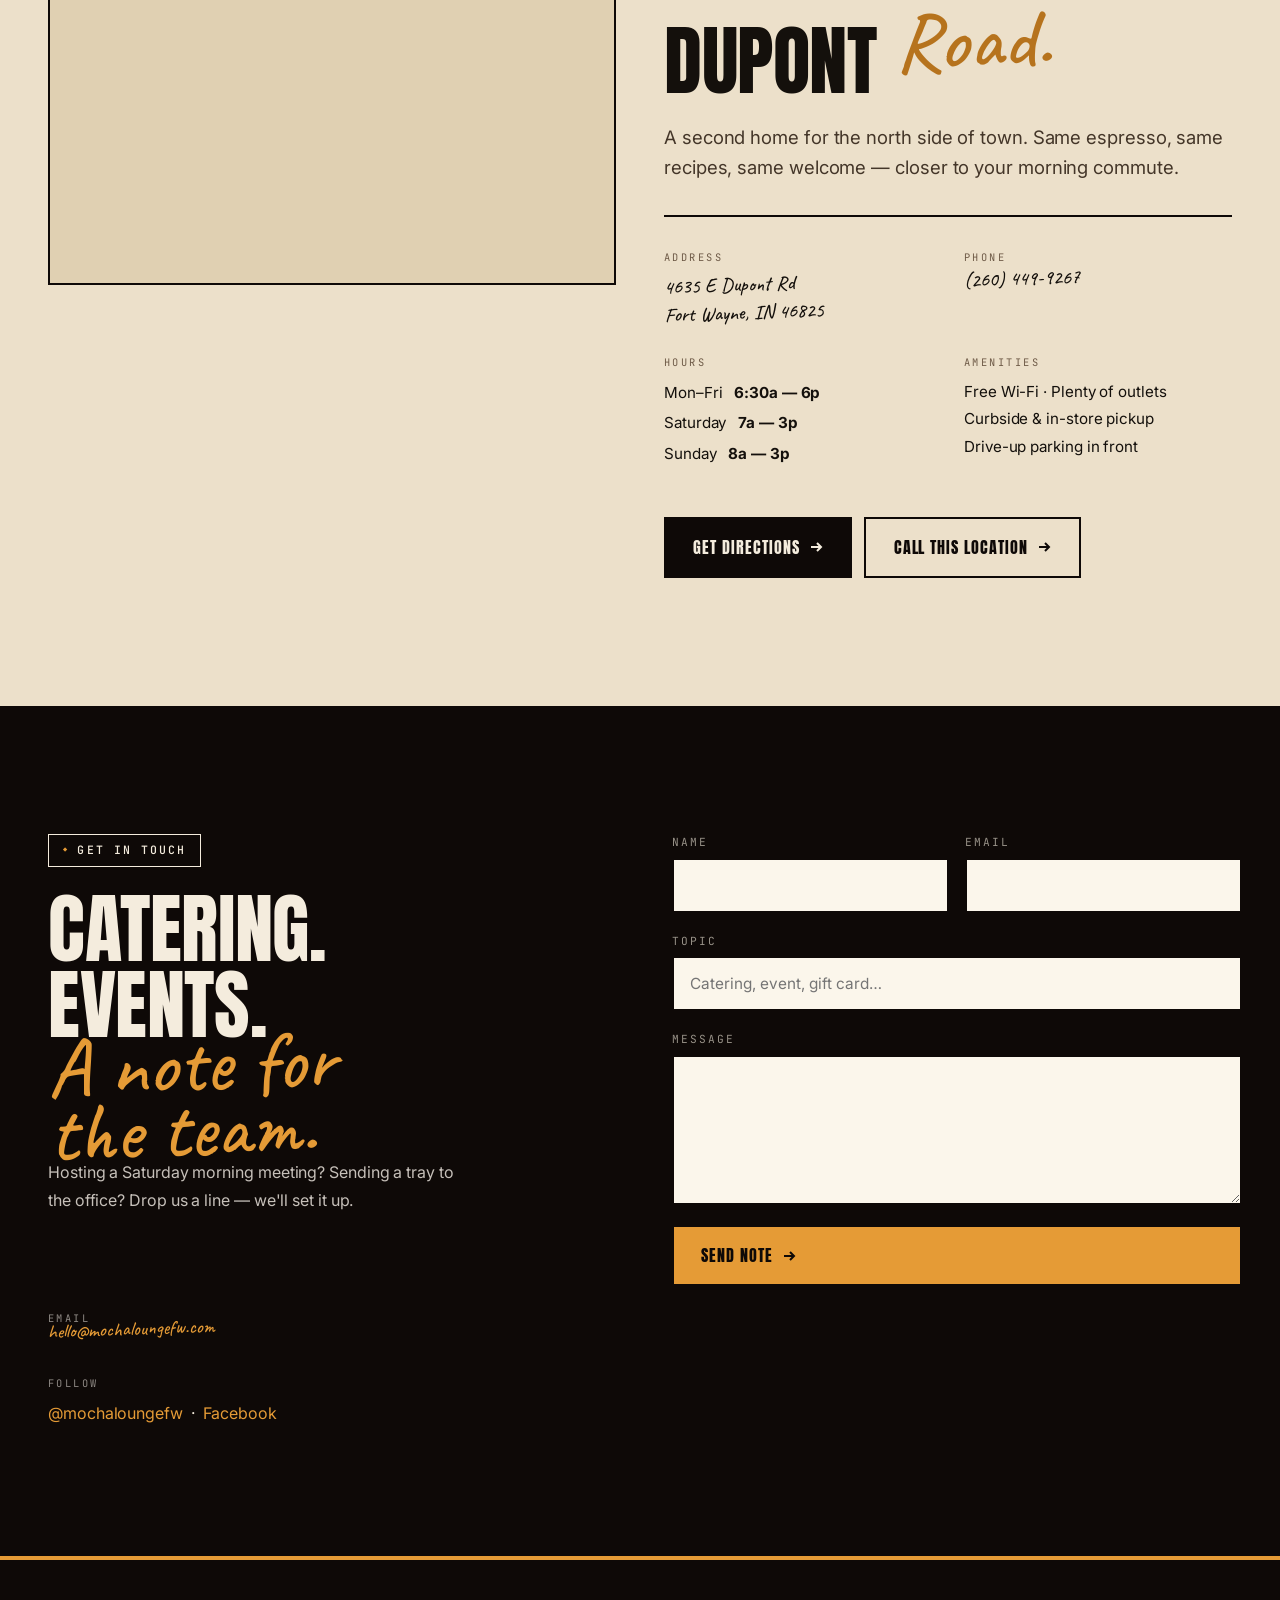
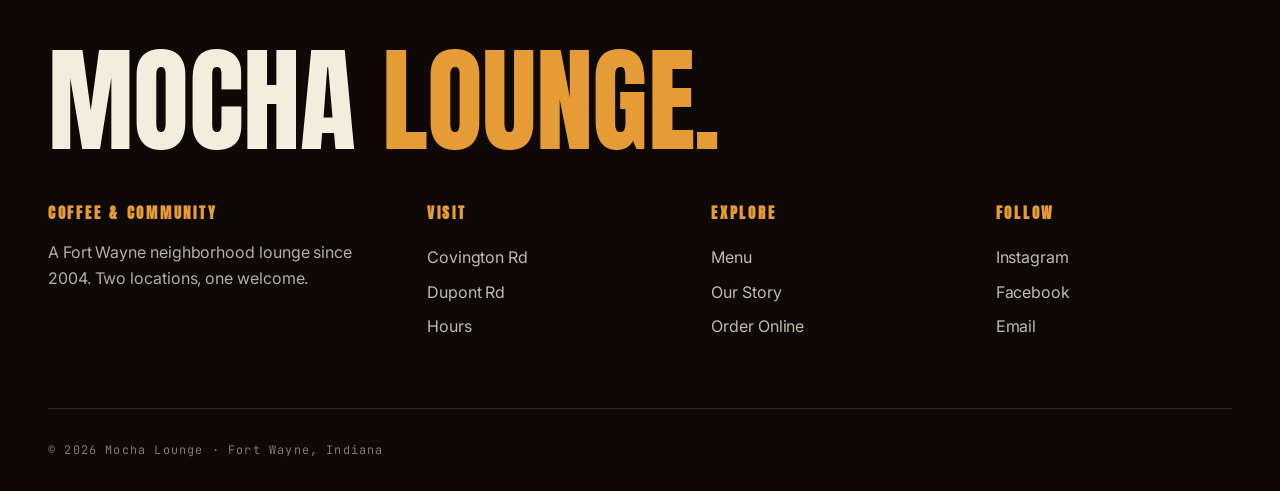
<file: visit.html>
<!DOCTYPE html>
<html lang="en">
<head>
<meta charset="UTF-8" />
<meta name="viewport" content="width=device-width, initial-scale=1.0" />
<title>Visit — Mocha Lounge Fort Wayne · Two Locations</title>
<meta name="description" content="Visit Mocha Lounge in Fort Wayne. Two locations: 6511 Covington Rd and 4635 E Dupont Rd. Open 6:30am weekdays." />

<link rel="preconnect" href="https://fonts.googleapis.com" />
<link rel="preconnect" href="https://fonts.gstatic.com" crossorigin />
<link href="https://fonts.googleapis.com/css2?family=Anton&family=Caveat:wght@400;500;600;700&family=Inter:wght@300;400;500;600&family=JetBrains+Mono:wght@400;500&display=swap" rel="stylesheet" />
<link rel="stylesheet" href="styles/globals.css" />
<link rel="icon" href="data:image/svg+xml,%3Csvg xmlns='http://www.w3.org/2000/svg' viewBox='0 0 100 100'%3E%3Crect width='100' height='100' fill='%2315100D'/%3E%3Ctext x='50' y='70' text-anchor='middle' font-family='Bricolage Grotesque,Inter,sans-serif' font-weight='700' font-size='62' fill='%23D89B4A'%3EM%3C/text%3E%3C/svg%3E" />
</head>
<body>

<nav class="nav" id="nav">
  <a href="index.html" class="nav-brand">
    <span class="nav-tagline">Coffee &amp; Community</span>
    <span class="nav-wordmark">Mocha Lounge</span>
  </a>
  <div class="nav-links" id="navLinks">
    <a href="index.html" class="nav-link">Home</a>
    <a href="menu.html" class="nav-link">Menu</a>
    <a href="story.html" class="nav-link">Story</a>
    <a href="visit.html" class="nav-link" aria-current="page">Visit</a>
  </div>
  <a href="menu.html" class="nav-cta">Order Online →</a>
  <button class="nav-toggle" id="navToggle" aria-label="Toggle menu">
    <span></span><span></span><span></span>
  </button>
</nav>

<!-- Header -->
<header class="section" style="padding-top: 10rem; padding-bottom: 4rem;">
  <div class="wrap">
    <span class="pill pill-amber fade-up">Two Fort Wayne Corners</span>
    <h1 class="h-mega mt-5 fade-up nowrap" style="animation-delay: 0.15s;">
      Visit the <span class="serif text-amber">lounge.</span>
    </h1>
    <p class="lead mt-6 fade-up" style="animation-delay: 0.3s; max-width: 60ch;">
      Two corners of Fort Wayne, same lounge. Pick the one closer to your morning — or skip the line and order ahead.
    </p>
    <div class="mt-7 fade-up flex gap-3" style="animation-delay: 0.45s; flex-wrap: wrap;">
      <a href="menu.html" class="btn btn-amber btn-arrow">
        Start Pickup Order
        <svg viewBox="0 0 14 14" fill="none" stroke="currentColor" stroke-width="2"><path d="M2 7h10M8 3l4 4-4 4"/></svg>
      </a>
      <a href="#covington" class="btn btn-arrow">See Both Locations
        <svg viewBox="0 0 14 14" fill="none" stroke="currentColor" stroke-width="2"><path d="M2 7h10M8 3l4 4-4 4"/></svg>
      </a>
    </div>
  </div>
</header>

<a id="covington"></a>
<!-- Covington -->
<section class="section" style="padding-top: 2rem;">
  <div class="wrap">
    <div class="grid-12" style="gap: var(--gutter); align-items: start;">
      <div style="grid-column: 1 / span 6;" data-reveal>
        <div class="map-frame">
          <iframe src="https://www.google.com/maps?q=6511+Covington+Rd,+Fort+Wayne,+IN+46804&output=embed" loading="lazy" referrerpolicy="no-referrer-when-downgrade"></iframe>
        </div>
      </div>
      <div style="grid-column: 7 / -1;" data-reveal data-delay="2">
        <span class="pill pill-amber">The Original · 2004</span>
        <h2 class="h-1 mt-5 nowrap">Covington <span class="serif text-amber">Road.</span></h2>
        <p class="lead mt-5">Where it all started. The southwest-side flagship — big windows, the corner booth, and the smell of fresh pecan coffee cake by 7am.</p>

        <hr class="line" />

        <div class="grid grid-2" style="gap: 2rem;">
          <div>
            <div class="location-label">Address</div>
            <p class="serif" style="font-size: 1.25rem; margin-top: 0.4rem; line-height: 1.4;">
              6511 Covington Rd<br />Fort Wayne, IN 46804
            </p>
          </div>
          <div>
            <div class="location-label">Phone</div>
            <p class="serif" style="font-size: 1.25rem; margin-top: 0.4rem;">
              <a href="tel:+12604341999">(260) 434-1999</a>
            </p>
          </div>
          <div>
            <div class="location-label">Hours</div>
            <p class="mt-2" style="line-height: 2; font-size: 0.95rem;">
              Mon–Fri &nbsp; <strong>6:30a — 6p</strong><br />
              Saturday &nbsp; <strong>7a — 3p</strong><br />
              Sunday &nbsp; <strong>8a — 3p</strong>
            </p>
          </div>
          <div>
            <div class="location-label">Amenities</div>
            <p class="mt-2" style="line-height: 1.8; font-size: 0.95rem;">
              Free Wi-Fi · Outlets at most tables<br />
              Curbside &amp; in-store pickup<br />
              Pet-friendly patio in season
            </p>
          </div>
        </div>

        <div class="mt-7 flex gap-3" style="flex-wrap: wrap;">
          <a href="https://www.google.com/maps/dir/?api=1&destination=6511+Covington+Rd,+Fort+Wayne,+IN+46804" target="_blank" rel="noopener" class="btn btn-primary btn-arrow">
            Get Directions
            <svg viewBox="0 0 14 14" fill="none" stroke="currentColor" stroke-width="2"><path d="M2 7h10M8 3l4 4-4 4"/></svg>
          </a>
          <a href="tel:+12604341999" class="btn btn-arrow">Call this Location
            <svg viewBox="0 0 14 14" fill="none" stroke="currentColor" stroke-width="2"><path d="M2 7h10M8 3l4 4-4 4"/></svg>
          </a>
        </div>
      </div>
    </div>
  </div>
</section>

<!-- Dupont -->
<section class="section" style="background: var(--bg-2);">
  <div class="wrap">
    <div class="grid-12" style="gap: var(--gutter); align-items: start;">
      <div style="grid-column: 1 / span 6;" data-reveal>
        <div class="map-frame">
          <iframe src="https://www.google.com/maps?q=4635+E+Dupont+Rd,+Fort+Wayne,+IN+46825&output=embed" loading="lazy" referrerpolicy="no-referrer-when-downgrade"></iframe>
        </div>
      </div>
      <div style="grid-column: 7 / -1;" data-reveal data-delay="2">
        <span class="pill pill-amber">The Northside</span>
        <h2 class="h-1 mt-5 nowrap">Dupont <span class="serif text-amber">Road.</span></h2>
        <p class="lead mt-5">A second home for the north side of town. Same espresso, same recipes, same welcome — closer to your morning commute.</p>

        <hr class="line" />

        <div class="grid grid-2" style="gap: 2rem;">
          <div>
            <div class="location-label">Address</div>
            <p class="serif" style="font-size: 1.25rem; margin-top: 0.4rem; line-height: 1.4;">
              4635 E Dupont Rd<br />Fort Wayne, IN 46825
            </p>
          </div>
          <div>
            <div class="location-label">Phone</div>
            <p class="serif" style="font-size: 1.25rem; margin-top: 0.4rem;">
              <a href="tel:+12604499267">(260) 449-9267</a>
            </p>
          </div>
          <div>
            <div class="location-label">Hours</div>
            <p class="mt-2" style="line-height: 2; font-size: 0.95rem;">
              Mon–Fri &nbsp; <strong>6:30a — 6p</strong><br />
              Saturday &nbsp; <strong>7a — 3p</strong><br />
              Sunday &nbsp; <strong>8a — 3p</strong>
            </p>
          </div>
          <div>
            <div class="location-label">Amenities</div>
            <p class="mt-2" style="line-height: 1.8; font-size: 0.95rem;">
              Free Wi-Fi · Plenty of outlets<br />
              Curbside &amp; in-store pickup<br />
              Drive-up parking in front
            </p>
          </div>
        </div>

        <div class="mt-7 flex gap-3" style="flex-wrap: wrap;">
          <a href="https://www.google.com/maps/dir/?api=1&destination=4635+E+Dupont+Rd,+Fort+Wayne,+IN+46825" target="_blank" rel="noopener" class="btn btn-primary btn-arrow">
            Get Directions
            <svg viewBox="0 0 14 14" fill="none" stroke="currentColor" stroke-width="2"><path d="M2 7h10M8 3l4 4-4 4"/></svg>
          </a>
          <a href="tel:+12604499267" class="btn btn-arrow">Call this Location
            <svg viewBox="0 0 14 14" fill="none" stroke="currentColor" stroke-width="2"><path d="M2 7h10M8 3l4 4-4 4"/></svg>
          </a>
        </div>
      </div>
    </div>
  </div>
</section>

<!-- Contact -->
<section class="section section-dark">
  <div class="wrap">
    <div class="grid-12" style="gap: 4rem; align-items: start;">
      <div style="grid-column: 1 / span 5;" data-reveal>
        <span class="pill pill-dark">Get in touch</span>
        <h2 class="h-1 mt-5" style="color: var(--bg);">Catering. Events.<br /><span class="serif" style="color: var(--amber);">A note for the team.</span></h2>
        <p class="mt-5" style="color: rgba(250,244,236,0.78); line-height: 1.7; max-width: 42ch;">Hosting a Saturday morning meeting? Sending a tray to the office? Drop us a line — we'll set it up.</p>

        <div class="mt-9" style="display: flex; flex-direction: column; gap: 1.5rem;">
          <div>
            <div class="location-label" style="color: rgba(250,244,236,0.55);">Email</div>
            <p class="serif mt-2" style="font-size: 1.2rem;"><a href="mailto:hello@mochaloungefw.com" style="color: var(--amber);">hello@mochaloungefw.com</a></p>
          </div>
          <div>
            <div class="location-label" style="color: rgba(250,244,236,0.55);">Follow</div>
            <p class="mt-2" style="line-height: 1.8;">
              <a href="https://www.instagram.com/mochaloungefw/" target="_blank" rel="noopener" style="color: var(--amber);">@mochaloungefw</a> &nbsp;·&nbsp;
              <a href="https://www.facebook.com/mocha.lounge/" target="_blank" rel="noopener" style="color: var(--amber);">Facebook</a>
            </p>
          </div>
        </div>
      </div>

      <div style="grid-column: 7 / -1;" data-reveal data-delay="2">
        <form class="grid" style="gap: 1.25rem;" onsubmit="event.preventDefault(); this.querySelector('button').textContent = 'Thanks — we\\'ll be in touch.'; this.querySelector('button').disabled = true;">
          <div class="grid grid-2" style="gap: 1rem;">
            <div class="field">
              <label for="name">Name</label>
              <input id="name" type="text" required />
            </div>
            <div class="field">
              <label for="email">Email</label>
              <input id="email" type="email" required />
            </div>
          </div>
          <div class="field">
            <label for="topic">Topic</label>
            <input id="topic" type="text" placeholder="Catering, event, gift card…" />
          </div>
          <div class="field">
            <label for="msg">Message</label>
            <textarea id="msg" rows="5" required></textarea>
          </div>
          <button type="submit" class="btn btn-amber btn-arrow" style="align-self: start;">
            Send Note
            <svg viewBox="0 0 14 14" fill="none" stroke="currentColor" stroke-width="2"><path d="M2 7h10M8 3l4 4-4 4"/></svg>
          </button>
        </form>
      </div>
    </div>
  </div>
</section>

<!-- Footer -->
<footer class="footer">
  <div class="wrap">
    <div class="footer-brand">Mocha <span style="color: var(--amber);">Lounge.</span></div>
    <div class="footer-grid">
      <div class="footer-col">
        <h4>Coffee &amp; Community</h4>
        <p style="color: rgba(250,244,236,0.7); line-height: 1.6; max-width: 32ch;">A Fort Wayne neighborhood lounge since 2004. Two locations, one welcome.</p>
      </div>
      <div class="footer-col">
        <h4>Visit</h4>
        <ul>
          <li><a href="visit.html">Covington Rd</a></li>
          <li><a href="visit.html">Dupont Rd</a></li>
          <li><a href="visit.html">Hours</a></li>
        </ul>
      </div>
      <div class="footer-col">
        <h4>Explore</h4>
        <ul>
          <li><a href="menu.html">Menu</a></li>
          <li><a href="story.html">Our Story</a></li>
          <li><a href="order.html">Order Online</a></li>
        </ul>
      </div>
      <div class="footer-col">
        <h4>Follow</h4>
        <ul>
          <li><a href="https://www.instagram.com/mochaloungefw/" target="_blank" rel="noopener">Instagram</a></li>
          <li><a href="https://www.facebook.com/mocha.lounge/" target="_blank" rel="noopener">Facebook</a></li>
          <li><a href="mailto:hello@mochaloungefw.com">Email</a></li>
        </ul>
      </div>
    </div>
    <div class="footer-bottom">
      <span>© <span data-year>2026</span> Mocha Lounge · Fort Wayne, Indiana</span>
    </div>
  </div>
</footer>

<script src="scripts/main.js" defer></script>
</body>
</html>
</file>
<file: styles/globals.css>
/* ==========================================================================
   MOCHA LOUNGE — Design System
   Bold all-caps Anton wordmark × handwritten accents × dark menu-board feel
   ========================================================================== */

*, *::before, *::after { box-sizing: border-box; margin: 0; padding: 0; }
html { -webkit-text-size-adjust: 100%; scroll-behavior: smooth; }
body { line-height: 1.55; -webkit-font-smoothing: antialiased; -moz-osx-font-smoothing: grayscale; }
img, picture, video, svg { display: block; max-width: 100%; }
input, button, textarea, select { font: inherit; color: inherit; background: none; border: none; }
button { cursor: pointer; }
a { color: inherit; text-decoration: none; }
ul, ol { list-style: none; }
::selection { background: var(--amber); color: var(--ink); }

/* ---------- Tokens ---------- */
:root {
  /* Palette — saturated dark cocoa + bold cream + warm amber + a deep wine punch */
  --ink: #0E0907;            /* near-black charcoal — primary dark */
  --ink-2: #1C140F;
  --ink-3: #2A1E15;
  --bg: #F4ECDD;             /* warm bone cream */
  --bg-2: #ECE0CA;           /* deeper oat */
  --bg-3: #E0D0B2;           /* toasted oat */
  --paper: #FBF6EB;
  --line: #D9C7A8;
  --line-2: #B89F77;

  --text: #14100C;
  --text-soft: #443629;
  --text-dim: #6E5A47;
  --text-faint: #9A856B;

  --amber: #E59B36;          /* punchier honey-amber */
  --amber-deep: #B6731D;
  --amber-glow: rgba(229, 155, 54, 0.28);
  --wine: #6E1F2C;           /* deep house wine — stamp accent */
  --moss: #4A5C3F;           /* secondary natural */

  /* Type — Anton wordmark + Caveat handwritten + Inter body */
  --font-display: 'Anton', 'Impact', 'Helvetica Neue', sans-serif;
  --font-script: 'Caveat', 'Comic Sans MS', cursive;
  --font-body: 'Inter', system-ui, sans-serif;
  --font-mono: 'JetBrains Mono', 'Courier New', monospace;

  --s-1: 0.25rem; --s-2: 0.5rem; --s-3: 0.75rem; --s-4: 1rem;
  --s-5: 1.5rem; --s-6: 2rem; --s-7: 3rem; --s-8: 4rem;
  --s-9: 6rem; --s-10: 8rem; --s-11: 12rem;

  --max-w: 1400px;
  --gutter: clamp(1.25rem, 4vw, 3rem);
  --radius: 4px;
  --radius-lg: 6px;
  --radius-pill: 999px;

  --ease: cubic-bezier(0.22, 1, 0.36, 1);
  --dur: 380ms;
}

/* ---------- Base ---------- */
body {
  background: var(--bg);
  color: var(--text);
  font-family: var(--font-body);
  font-size: 1rem;
  font-weight: 400;
  letter-spacing: -0.005em;
  overflow-x: hidden;
}

/* Subtle warm vignette at edges (different from United's paper-grain) */
body::after {
  content:''; position: fixed; inset: 0; pointer-events: none; z-index: 1;
  background: radial-gradient(ellipse at center, transparent 55%, rgba(20, 16, 12, 0.10) 100%);
  mix-blend-mode: multiply;
}

.wrap { max-width: var(--max-w); margin: 0 auto; padding-inline: var(--gutter); }
.section { padding-block: clamp(5rem, 10vw, 9rem); position: relative; }
.section-tight { padding-block: clamp(3rem, 6vw, 5rem); }
.section-dark { background: var(--ink); color: var(--bg); }
.section-dark .text-soft { color: rgba(244, 236, 221, 0.72); }
.section-dark .text-dim { color: rgba(244, 236, 221, 0.55); }

.center { text-align: center; }
.flex { display: flex; }
.items-center { align-items: center; }
.items-end { align-items: flex-end; }
.justify-between { justify-content: space-between; }
.justify-center { justify-content: center; }
.gap-2 { gap: var(--s-2); } .gap-3 { gap: var(--s-3); } .gap-4 { gap: var(--s-4); }
.gap-5 { gap: var(--s-5); } .gap-6 { gap: var(--s-6); } .gap-8 { gap: var(--s-8); }
.mt-2 { margin-top: var(--s-2); } .mt-3 { margin-top: var(--s-3); }
.mt-4 { margin-top: var(--s-4); } .mt-5 { margin-top: var(--s-5); }
.mt-6 { margin-top: var(--s-6); } .mt-7 { margin-top: var(--s-7); }
.mt-8 { margin-top: var(--s-8); } .mt-9 { margin-top: var(--s-9); }

.grid { display: grid; gap: var(--s-6); }
.grid-2 { grid-template-columns: repeat(2, 1fr); }
.grid-3 { grid-template-columns: repeat(3, 1fr); }
.grid-4 { grid-template-columns: repeat(4, 1fr); }
.grid-12 { display: grid; grid-template-columns: repeat(12, 1fr); gap: var(--gutter); }
@media (max-width: 920px) { .grid-2, .grid-3, .grid-4 { grid-template-columns: 1fr; } }

/* ---------- Typography — ALL-CAPS Anton + handwritten script accents ---------- */
.display, .h-mega, .h-1, .h-2, .h-3, .h-4 {
  font-family: var(--font-display);
  font-weight: 400; /* Anton is single-weight */
  text-transform: uppercase;
  letter-spacing: -0.005em;
  line-height: 0.94;
  text-wrap: balance;
}

.display { font-size: clamp(3.5rem, 11vw, 11rem); line-height: 0.92; letter-spacing: -0.01em; }
.h-mega { font-size: clamp(4.5rem, 13.5vw, 13rem); line-height: 0.9; letter-spacing: -0.012em; }
.h-1 { font-size: clamp(2.6rem, 6vw, 5.5rem); line-height: 1; }
.h-2 { font-size: clamp(2rem, 4.4vw, 3.8rem); line-height: 1.02; }
.h-3 { font-size: clamp(1.5rem, 2.6vw, 2.2rem); line-height: 1.08; letter-spacing: 0; }
.h-4 { font-size: 1.35rem; line-height: 1.15; letter-spacing: 0; }

/* The script accent — replaces United's italic serif move
   Pulled up tight against the Anton line above (Caveat baseline sits lower in its em-box) */
.serif, .script {
  font-family: var(--font-script);
  font-weight: 500;
  text-transform: none;
  letter-spacing: 0;
  font-size: 1.08em;
  line-height: 0.78;
  display: inline-block;
  transform: rotate(-2deg);
  margin-top: -0.18em;
  margin-bottom: -0.28em;
  vertical-align: top;
}
.script-tight { transform: rotate(-1deg); }
.nowrap { white-space: nowrap; }

.lead { font-size: clamp(1.05rem, 1.45vw, 1.2rem); line-height: 1.6; color: var(--text-soft); max-width: 60ch; font-weight: 400; }
.text-soft { color: var(--text-soft); }
.text-dim { color: var(--text-dim); }
.text-faint { color: var(--text-faint); }
.text-amber { color: var(--amber-deep); }
.text-wine { color: var(--wine); }
.text-moss { color: var(--moss); }
.section-dark .text-amber { color: var(--amber); }

/* Stamp-style eyebrow — ticker label vibe instead of pill */
.pill {
  display: inline-flex;
  align-items: center;
  gap: 0.55rem;
  padding: 0.4rem 0.85rem;
  font-family: var(--font-mono);
  font-size: 0.72rem;
  font-weight: 500;
  letter-spacing: 0.18em;
  text-transform: uppercase;
  color: var(--ink);
  background: var(--bg-3);
  border: 1px solid var(--ink);
  border-radius: 0;
  position: relative;
}
.pill::before { content: '◆'; font-size: 0.6em; color: var(--amber-deep); }
.pill-amber { background: var(--amber); border-color: var(--ink); color: var(--ink); }
.pill-amber::before { color: var(--ink); }
.pill-dark { background: transparent; border-color: var(--bg); color: var(--bg); }
.pill-dark::before { color: var(--amber); }
.pill-wine { background: var(--wine); border-color: var(--wine); color: var(--bg); }
.pill-wine::before { color: var(--amber); }
.pill-moss { background: var(--moss); border-color: var(--moss); color: var(--bg); }
.pill-moss::before { color: var(--amber); }

/* Stamp — rotated rectangular badge */
.stamp {
  display: inline-block;
  padding: 0.6rem 1rem;
  border: 2px solid var(--wine);
  color: var(--wine);
  font-family: var(--font-display);
  font-size: 0.95rem;
  letter-spacing: 0.12em;
  text-transform: uppercase;
  transform: rotate(-4deg);
  background: var(--paper);
}

/* ---------- Buttons ---------- */
.btn {
  display: inline-flex;
  align-items: center;
  gap: 0.6rem;
  padding: 1rem 1.7rem;
  border-radius: 0; /* sharp — no pills */
  font-family: var(--font-display);
  font-size: 1rem;
  letter-spacing: 0.06em;
  text-transform: uppercase;
  border: 2px solid var(--ink);
  color: var(--ink);
  background: transparent;
  transition: transform var(--dur) var(--ease), background var(--dur) var(--ease), color var(--dur) var(--ease), box-shadow var(--dur) var(--ease);
}
.btn:hover { transform: translate(-2px, -2px); box-shadow: 4px 4px 0 var(--ink); }
.btn-primary { background: var(--ink); color: var(--bg); }
.btn-primary:hover { background: var(--amber); border-color: var(--ink); color: var(--ink); box-shadow: 4px 4px 0 var(--ink); }
.btn-amber { background: var(--amber); color: var(--ink); border-color: var(--ink); }
.btn-amber:hover { box-shadow: 4px 4px 0 var(--ink); }
.btn-ghost-light { color: var(--bg); border-color: var(--bg); }
.btn-ghost-light:hover { background: var(--amber); color: var(--ink); border-color: var(--amber); box-shadow: 4px 4px 0 var(--bg); }
.btn-arrow svg { transition: transform var(--dur) var(--ease); width: 14px; height: 14px; }
.btn-arrow:hover svg { transform: translateX(4px); }

/* ---------- Nav ---------- */
.nav {
  position: fixed; inset: 0 0 auto 0; z-index: 50;
  display: flex; align-items: center; justify-content: space-between;
  padding: 2.4rem var(--gutter);
  background: rgba(244, 236, 221, 0.78);
  backdrop-filter: blur(14px) saturate(140%);
  border-bottom: 2px solid transparent;
  transition:
    padding 380ms var(--ease),
    background var(--dur) var(--ease),
    border-color var(--dur) var(--ease);
}
.nav.scrolled {
  padding: 0.85rem var(--gutter);
  background: rgba(244, 236, 221, 0.96);
  border-bottom-color: var(--ink);
}
.nav.dark { background: rgba(14, 9, 7, 0.55); color: var(--bg); }
.nav.dark.scrolled { background: rgba(14, 9, 7, 0.96); border-bottom-color: var(--amber); }
.nav.dark .nav-link, .nav.dark .nav-tagline, .nav.dark .nav-wordmark { color: var(--bg); }

/* Stacked wordmark — matches Mocha Lounge's actual brand identity
   Bigger on load, shrinks once user scrolls past 24px */
.nav-brand {
  display: flex; flex-direction: column; align-items: flex-start;
  line-height: 0.85;
}
.nav-tagline {
  font-family: var(--font-mono);
  font-size: clamp(0.78rem, 1.2vw, 1rem);
  letter-spacing: 0.36em;
  text-transform: uppercase;
  color: var(--text-soft);
  margin-bottom: 6px;
  transition: font-size 380ms var(--ease), letter-spacing 380ms var(--ease), margin-bottom 380ms var(--ease);
}
.nav.scrolled .nav-tagline {
  font-size: 0.58rem;
  letter-spacing: 0.32em;
  margin-bottom: 2px;
}
.nav-wordmark {
  font-family: var(--font-display);
  font-size: clamp(2.2rem, 5.2vw, 4.4rem);
  letter-spacing: -0.005em;
  text-transform: uppercase;
  color: var(--ink);
  transition: font-size 380ms var(--ease);
  line-height: 1;
}
.nav.scrolled .nav-wordmark { font-size: 1.5rem; }

.nav-links { display: flex; gap: 2rem; }
.nav-link {
  font-family: var(--font-display);
  font-size: 0.92rem;
  letter-spacing: 0.1em;
  text-transform: uppercase;
  color: var(--text-soft);
  position: relative;
  padding: 0.3rem 0;
  transition: color var(--dur) var(--ease);
}
.nav-link:hover, .nav-link[aria-current="page"] { color: var(--ink); }
.nav-link[aria-current="page"]::after {
  content:''; position: absolute; left: -4px; right: -4px; bottom: -3px;
  height: 4px; background: var(--amber);
}
.nav.dark .nav-link[aria-current="page"]::after { background: var(--amber); }

.nav-cta {
  display: inline-flex; align-items: center; gap: 0.4rem;
  padding: 0.65rem 1.1rem;
  font-family: var(--font-display);
  font-size: 0.85rem;
  letter-spacing: 0.1em;
  text-transform: uppercase;
  background: var(--ink); color: var(--bg);
  transition: background var(--dur) var(--ease);
}
.nav-cta:hover { background: var(--amber); color: var(--ink); }
.nav.dark .nav-cta { background: var(--amber); color: var(--ink); }
.nav.dark .nav-cta:hover { background: var(--bg); }
.nav-toggle { display: none; flex-direction: column; gap: 5px; padding: 8px; }
.nav-toggle span { width: 22px; height: 2px; background: currentColor; }

@media (max-width: 820px) {
  .nav-links { display: none; position: absolute; top: 100%; left: 0; right: 0; flex-direction: column; gap: 0; background: var(--paper); padding: 1rem var(--gutter); border-bottom: 2px solid var(--ink); }
  .nav-links.open { display: flex; }
  .nav-links .nav-link { padding: 0.9rem 0; border-bottom: 1px solid var(--line); }
  .nav-toggle { display: flex; }
  .nav-cta { display: none; }
  .nav.dark .nav-links { background: var(--ink); border-bottom-color: var(--amber); }
}

/* ---------- Hero ---------- */
.hero {
  position: relative; min-height: 100vh;
  display: flex; flex-direction: column;
  background: var(--ink); color: var(--bg);
  overflow: hidden;
  padding-top: 9rem;
  border-bottom: 2px solid var(--amber);
}
.hero-bg { position: absolute; inset: 0; z-index: 0; }
.hero-bg img {
  width: 100%; height: 100%; object-fit: cover;
  opacity: 0.4;
  filter: saturate(0.5) contrast(1.15) sepia(0.25);
}
.hero-bg::after {
  content:''; position: absolute; inset: 0;
  background: linear-gradient(180deg, rgba(14,9,7,0.55) 0%, rgba(14,9,7,0.4) 40%, rgba(14,9,7,0.92) 100%);
}
.hero-content {
  position: relative; z-index: 2; flex: 1;
  display: flex; flex-direction: column;
  justify-content: center; align-items: center;
  text-align: center;
  padding-block: clamp(4rem, 8vw, 6rem) clamp(4rem, 6vw, 6rem);
}
.hero-content > * { max-width: 1100px; width: 100%; }
.hero-tag { justify-content: center; }
.hero-bottom {
  display: flex; flex-direction: column; align-items: center;
  gap: var(--s-6); margin-top: 2.5rem;
}
.hero-bottom .lead { margin-inline: auto; }

.hero-tag {
  display: inline-flex; align-items: center; gap: 0.7rem;
  font-family: var(--font-mono);
  font-size: 0.72rem; letter-spacing: 0.28em;
  text-transform: uppercase; color: var(--amber);
}
.hero-tag::before { content:''; width: 32px; height: 2px; background: var(--amber); }

.hero-mark {
  position: absolute; bottom: 1.6rem; left: 50%; transform: translateX(-50%);
  font-family: var(--font-mono);
  font-size: 0.7rem; letter-spacing: 0.32em; text-transform: uppercase;
  color: rgba(244,236,221,0.55);
}

/* ---------- Marquee — bold ticker tape ---------- */
.marquee {
  padding: 0; background: var(--ink); color: var(--amber);
  overflow: hidden; border-block: 2px solid var(--amber);
}
.marquee-track {
  display: flex; gap: 2.5rem; white-space: nowrap;
  animation: scroll 32s linear infinite;
  font-family: var(--font-display);
  font-size: clamp(2rem, 4vw, 3.5rem);
  text-transform: uppercase;
  padding: 1.4rem 0;
  letter-spacing: 0.02em;
}
.marquee-item { display: inline-flex; align-items: center; gap: 2.5rem; }
.marquee-item::after { content: '★'; color: var(--bg); font-size: 0.7em; }
.marquee-serif {
  font-family: var(--font-script);
  font-weight: 500;
  text-transform: none;
  font-size: 1.15em;
  color: var(--bg);
  transform: rotate(-3deg);
  display: inline-block;
}
@keyframes scroll { from { transform: translateX(0); } to { transform: translateX(-50%); } }

/* ---------- Cards — sharp menu-board cards w/ heavy borders ---------- */
.card {
  background: var(--paper);
  border: 2px solid var(--ink);
  border-radius: 0;
  padding: var(--s-7);
  transition: transform var(--dur) var(--ease), box-shadow var(--dur) var(--ease);
}
.card:hover { transform: translate(-3px, -3px); box-shadow: 6px 6px 0 var(--ink); }

.lounge-card {
  position: relative; overflow: hidden;
  background: var(--paper);
  border: 2px solid var(--ink);
  border-radius: 0;
  display: flex; flex-direction: column;
  transition: transform var(--dur) var(--ease), box-shadow var(--dur) var(--ease);
}
.lounge-card:hover { transform: translate(-4px, -4px); box-shadow: 8px 8px 0 var(--amber); }
.lounge-card.shadow-sage:hover { box-shadow: 8px 8px 0 var(--moss); }
.lounge-card.shadow-wine:hover { box-shadow: 8px 8px 0 var(--wine); }
.card.shadow-sage:hover { box-shadow: 6px 6px 0 var(--moss); }
.card.shadow-wine:hover { box-shadow: 6px 6px 0 var(--wine); }
.lounge-card-img { aspect-ratio: 4/3; overflow: hidden; border-bottom: 2px solid var(--ink); }
.lounge-card-img img { width: 100%; height: 100%; object-fit: cover; transition: transform 1.2s var(--ease); filter: contrast(1.05); }
.lounge-card:hover .lounge-card-img img { transform: scale(1.05); }
.lounge-card-body { padding: var(--s-6) var(--s-6) var(--s-7); }

/* Square stamp badge (was circular) */
.lounge-badge {
  position: absolute; top: 0; left: 0; z-index: 2;
  width: 64px; height: 64px;
  background: var(--amber); color: var(--ink);
  display: grid; place-items: center;
  font-family: var(--font-display);
  font-size: 1.4rem;
  border-right: 2px solid var(--ink);
  border-bottom: 2px solid var(--ink);
}

.menu-row {
  display: grid; grid-template-columns: 1fr auto auto; gap: var(--s-5);
  padding: var(--s-5) 0;
  border-bottom: 1px dashed var(--line-2);
  align-items: center;
}
.menu-add {
  width: 42px; height: 42px;
  background: transparent;
  border: 2px solid currentColor;
  font-family: var(--font-display);
  font-size: 1.5rem;
  line-height: 1;
  display: grid; place-items: center;
  transition: transform var(--dur) var(--ease), background var(--dur) var(--ease), color var(--dur) var(--ease), box-shadow var(--dur) var(--ease);
  position: relative;
}
.menu-add:hover { transform: translate(-2px, -2px); background: var(--amber); color: var(--ink); border-color: var(--ink); box-shadow: 3px 3px 0 var(--ink); }
.menu-add.added { background: var(--moss); color: var(--bg); border-color: var(--moss); animation: addPulse 380ms var(--ease); }
.section-dark .menu-add { color: var(--bg); }
.section-dark .menu-add:hover { background: var(--amber); color: var(--ink); border-color: var(--amber); box-shadow: 3px 3px 0 var(--bg); }
@keyframes addPulse { 0% { transform: scale(1); } 50% { transform: scale(1.15); } 100% { transform: scale(1); } }
.menu-row:last-child { border-bottom: none; }
.menu-row-name {
  font-family: var(--font-display);
  font-size: 1.3rem;
  text-transform: uppercase;
  letter-spacing: 0.005em;
}
.menu-row-desc { color: var(--text-dim); font-size: 0.92rem; margin-top: 0.3rem; max-width: 56ch; font-weight: 400; }
.menu-row-price {
  font-family: var(--font-display);
  font-size: 1.5rem;
  color: var(--amber-deep);
  letter-spacing: 0.005em;
}
.section-dark .menu-row-price { color: var(--amber); }
.section-dark .menu-row { border-color: rgba(244,236,221,0.18); }

.location-card {
  background: var(--paper);
  border: 2px solid var(--ink);
  border-radius: 0;
  overflow: hidden;
  display: flex; flex-direction: column;
}
.location-img { aspect-ratio: 16/10; overflow: hidden; position: relative; border-bottom: 2px solid var(--ink); }
.location-img img { width: 100%; height: 100%; object-fit: cover; filter: contrast(1.05); }
.location-tag { position: absolute; top: 1rem; left: 1rem; }
.location-body { padding: var(--s-6) var(--s-7) var(--s-7); display: flex; flex-direction: column; gap: var(--s-5); }
.location-meta {
  display: grid; grid-template-columns: 1fr 1fr; gap: var(--s-5);
  padding-top: var(--s-5); border-top: 2px solid var(--ink);
}
.location-label {
  font-family: var(--font-mono);
  font-size: 0.65rem;
  letter-spacing: 0.24em;
  text-transform: uppercase;
  color: var(--text-dim);
}

/* ---------- Reveal animation ---------- */
[data-reveal] { opacity: 0; transform: translateY(28px); transition: opacity 800ms var(--ease), transform 800ms var(--ease); }
[data-reveal].in { opacity: 1; transform: none; }
[data-reveal][data-delay="1"] { transition-delay: 80ms; }
[data-reveal][data-delay="2"] { transition-delay: 160ms; }
[data-reveal][data-delay="3"] { transition-delay: 240ms; }
[data-reveal][data-delay="4"] { transition-delay: 320ms; }
.fade-up { animation: fadeUp 1s var(--ease) both; }
@keyframes fadeUp { from { opacity:0; transform: translateY(24px); } to { opacity: 1; transform: none; } }

/* ---------- Footer ---------- */
.footer { background: var(--ink); color: var(--bg); padding: clamp(4rem, 7vw, 6rem) 0 2rem; position: relative; overflow: hidden; border-top: 4px solid var(--amber); }
.footer-brand {
  font-family: var(--font-display);
  font-size: clamp(4rem, 9vw, 8rem);
  letter-spacing: -0.005em;
  text-transform: uppercase;
  line-height: 0.9;
}
.footer-tagline {
  font-family: var(--font-script);
  font-size: clamp(1.6rem, 3vw, 2.4rem);
  color: var(--amber);
  transform: rotate(-3deg);
  display: inline-block;
  margin-top: 0.5rem;
}
.footer-grid { display: grid; grid-template-columns: 1.4fr 1fr 1fr 1fr; gap: var(--s-7); margin-top: 3rem; }
@media (max-width: 820px) { .footer-grid { grid-template-columns: 1fr 1fr; } }
.footer-col h4 {
  font-family: var(--font-display);
  font-size: 0.95rem;
  letter-spacing: 0.18em;
  text-transform: uppercase;
  color: var(--amber);
  margin-bottom: 1rem;
}
.footer-col ul li { padding: 0.3rem 0; }
.footer-col a { color: rgba(244,236,221,0.78); transition: color var(--dur) var(--ease); }
.footer-col a:hover { color: var(--amber); }
.footer-bottom {
  display: flex; justify-content: space-between; gap: 1rem; flex-wrap: wrap;
  margin-top: 4rem; padding-top: 2rem;
  border-top: 1px solid rgba(244,236,221,0.15);
  font-family: var(--font-mono);
  font-size: 0.74rem; letter-spacing: 0.1em;
  color: rgba(244,236,221,0.5);
}
.footer-bottom a { color: var(--amber); }

/* ---------- Pull quote — handwritten ---------- */
.pull-quote {
  font-family: var(--font-script);
  font-weight: 500;
  font-size: clamp(2rem, 4.4vw, 3.6rem);
  line-height: 1.15;
  letter-spacing: 0;
  color: var(--text);
  text-wrap: balance;
  transform: rotate(-1deg);
  display: inline-block;
}
.section-dark .pull-quote { color: var(--bg); }

/* ---------- Stats ---------- */
.stat-num {
  font-family: var(--font-display);
  font-size: clamp(4rem, 8vw, 7rem);
  line-height: 0.85;
  color: var(--ink);
  letter-spacing: -0.005em;
  text-transform: uppercase;
}
.section-dark .stat-num { color: var(--amber); }
.stat-label {
  font-family: var(--font-mono);
  font-size: 0.7rem; letter-spacing: 0.2em;
  text-transform: uppercase;
  color: var(--text-dim);
  margin-top: 0.7rem;
}
.section-dark .stat-label { color: rgba(244,236,221,0.6); }

/* ---------- Map block ---------- */
.map-frame { width: 100%; aspect-ratio: 16/9; border: 2px solid var(--ink); background: var(--bg-3); overflow: hidden; }
.map-frame iframe { width: 100%; height: 100%; border: 0; filter: contrast(0.95) saturate(0.85); }

/* ---------- Form ---------- */
.field { display: flex; flex-direction: column; gap: 0.4rem; }
.field label {
  font-family: var(--font-mono);
  font-size: 0.7rem;
  letter-spacing: 0.18em;
  text-transform: uppercase;
  color: var(--text-dim);
}
.section-dark .field label { color: rgba(244,236,221,0.6); }
.field input, .field textarea {
  background: var(--paper);
  border: 2px solid var(--ink);
  border-radius: 0;
  padding: 0.85rem 1rem;
  font-size: 0.96rem;
  transition: border-color var(--dur) var(--ease);
}
.field input:focus, .field textarea:focus, .field select:focus { outline: none; border-color: var(--amber-deep); }
.field select {
  background: var(--paper);
  border: 2px solid var(--ink);
  border-radius: 0;
  padding: 0.85rem 1rem;
  font-size: 0.96rem;
  font-family: var(--font-display);
  text-transform: uppercase;
  letter-spacing: 0.02em;
  appearance: none;
  background-image: linear-gradient(45deg, transparent 50%, var(--ink) 50%), linear-gradient(135deg, var(--ink) 50%, transparent 50%);
  background-position: calc(100% - 18px) 50%, calc(100% - 12px) 50%;
  background-size: 6px 6px;
  background-repeat: no-repeat;
  padding-right: 2.4rem;
  transition: border-color var(--dur) var(--ease);
}

/* ---------- Decoration: dot row, divider ---------- */
.dot-row { display: flex; gap: 0.5rem; align-items: center; }
.dot-row span { width: 12px; height: 12px; background: var(--amber); }
.dot-row span:nth-child(2) { background: var(--wine); }
.dot-row span:nth-child(3) { background: var(--moss); }

.divider { height: 2px; background: var(--ink); margin-block: var(--s-7); }
.section-dark .divider { background: var(--amber); }
hr.line { border: 0; border-top: 2px solid var(--ink); margin-block: 2rem; }
.section-dark hr.line { border-top-color: rgba(244,236,221,0.2); }

/* ---------- Underline accent ---------- */
.amber-underline {
  background: linear-gradient(transparent 75%, var(--amber-glow) 75%);
  padding-inline: 0.1em;
}

/* ---------- Cart FAB + Drawer ---------- */
.cart-fab {
  position: fixed; bottom: 1.5rem; right: 1.5rem; z-index: 55;
  width: 64px; height: 64px;
  background: var(--ink); color: var(--bg);
  border: 2px solid var(--ink);
  display: grid; place-items: center;
  font-family: var(--font-display); font-size: 1.4rem;
  cursor: pointer;
  transform: translateY(120px) scale(0.9); opacity: 0; pointer-events: none;
  transition: transform 320ms var(--ease), opacity 320ms var(--ease), background 280ms var(--ease);
  box-shadow: 4px 4px 0 var(--amber);
}
.cart-fab.visible { transform: none; opacity: 1; pointer-events: auto; }
.cart-fab:hover { background: var(--amber); color: var(--ink); box-shadow: 4px 4px 0 var(--ink); }
.cart-fab-count {
  position: absolute; top: -10px; right: -10px;
  min-width: 28px; height: 28px; padding: 0 6px;
  background: var(--amber); color: var(--ink);
  border: 2px solid var(--ink);
  border-radius: 999px;
  display: grid; place-items: center;
  font-family: var(--font-body); font-size: 0.8rem; font-weight: 600;
}
.cart-fab.bump { animation: fabBump 480ms var(--ease); }
@keyframes fabBump {
  0%, 100% { transform: none; }
  30% { transform: translate(-3px, -3px) rotate(-3deg); }
  60% { transform: translate(2px, 2px) rotate(2deg); }
}

.cart-overlay {
  position: fixed; inset: 0; background: rgba(14,9,7,0.55);
  z-index: 60; opacity: 0; pointer-events: none;
  transition: opacity 320ms var(--ease);
  backdrop-filter: blur(2px);
}
.cart-overlay.open { opacity: 1; pointer-events: auto; }

.cart-drawer {
  position: fixed; top: 0; right: 0; bottom: 0;
  width: 440px; max-width: 92vw;
  background: var(--paper);
  border-left: 2px solid var(--ink);
  z-index: 65;
  display: flex; flex-direction: column;
  transform: translateX(100%);
  transition: transform 380ms var(--ease);
}
.cart-drawer.open { transform: none; }

.cart-header {
  display: flex; justify-content: space-between; align-items: center;
  padding: 1.4rem 1.5rem;
  border-bottom: 2px solid var(--ink);
  background: var(--bg);
}
.cart-title { font-family: var(--font-display); font-size: 1.4rem; text-transform: uppercase; letter-spacing: 0; }
.cart-close {
  width: 36px; height: 36px;
  display: grid; place-items: center;
  font-family: var(--font-display); font-size: 1.2rem;
  border: 2px solid var(--ink);
  background: transparent;
  transition: background var(--dur) var(--ease), color var(--dur) var(--ease);
}
.cart-close:hover { background: var(--ink); color: var(--bg); }

.cart-body { flex: 1; overflow-y: auto; padding: 0.5rem 1.5rem; }
.cart-empty {
  text-align: center; padding: 4rem 1rem; color: var(--text-dim);
}
.cart-empty .display { font-size: 3rem; color: var(--line-2); margin-bottom: 1rem; }
.cart-item {
  display: grid; grid-template-columns: 1fr auto;
  gap: 1rem;
  padding: 1.1rem 0;
  border-bottom: 1px dashed var(--line-2);
}
.cart-item-name {
  font-family: var(--font-display);
  font-size: 1rem;
  text-transform: uppercase;
  line-height: 1.2;
}
.cart-item-price {
  font-family: var(--font-display);
  font-size: 1.05rem;
  color: var(--amber-deep);
  white-space: nowrap;
}
.qty-control {
  display: inline-flex; align-items: center; gap: 0.5rem;
  margin-top: 0.55rem;
}
.qty-btn {
  width: 26px; height: 26px;
  border: 1.5px solid var(--ink);
  background: transparent;
  display: grid; place-items: center;
  font-family: var(--font-display); font-size: 0.95rem; line-height: 1;
  transition: background var(--dur) var(--ease), color var(--dur) var(--ease);
}
.qty-btn:hover { background: var(--ink); color: var(--bg); }
.qty-val {
  min-width: 1.6rem; text-align: center;
  font-family: var(--font-display); font-size: 1rem;
}
.cart-remove {
  background: none; padding: 0; margin-left: 0.6rem;
  font-family: var(--font-mono);
  font-size: 0.65rem; letter-spacing: 0.2em;
  text-transform: uppercase;
  color: var(--text-dim);
  transition: color var(--dur) var(--ease);
}
.cart-remove:hover { color: var(--wine); }

.cart-footer {
  padding: 1.5rem;
  border-top: 2px solid var(--ink);
  background: var(--bg);
}
.cart-total {
  display: flex; justify-content: space-between; align-items: baseline;
  margin-bottom: 1.2rem;
}
.cart-total-label {
  font-family: var(--font-mono); font-size: 0.72rem;
  letter-spacing: 0.22em; text-transform: uppercase;
  color: var(--text-dim);
}
.cart-total-amount {
  font-family: var(--font-display); font-size: 2.2rem;
  color: var(--ink);
}
.cart-note {
  font-family: var(--font-mono);
  font-size: 0.65rem; letter-spacing: 0.16em; text-transform: uppercase;
  color: var(--text-faint);
  text-align: center; margin-top: 0.75rem;
}

@media (max-width: 600px) {
  .cart-drawer {
    top: auto; right: 0; left: 0; bottom: 0;
    width: 100%; max-width: none;
    height: min(90vh, 720px);
    border-left: 0;
    border-top: 2px solid var(--ink);
    transform: translateY(100%);
  }
  .cart-drawer.open { transform: none; }
  .cart-fab { bottom: 1rem; right: 1rem; width: 58px; height: 58px; font-size: 1.25rem; }
}

/* ---------- Customize sheet (per-item modifiers) ---------- */
.customize-overlay {
  position: fixed; inset: 0;
  background: rgba(14,9,7,0.6);
  z-index: 70; opacity: 0; pointer-events: none;
  transition: opacity 320ms var(--ease);
  backdrop-filter: blur(3px);
}
.customize-overlay.open { opacity: 1; pointer-events: auto; }

.customize-sheet {
  position: fixed; top: 0; right: 0; bottom: 0;
  width: 500px; max-width: 94vw;
  background: var(--paper);
  border-left: 2px solid var(--ink);
  z-index: 75;
  display: flex; flex-direction: column;
  transform: translateX(100%);
  transition: transform 400ms var(--ease);
}
.customize-sheet.open { transform: none; }

@media (max-width: 600px) {
  .customize-sheet {
    top: auto; right: 0; left: 0; bottom: 0;
    width: 100%; max-width: none;
    height: min(88vh, 720px);
    border-left: 0;
    border-top: 2px solid var(--ink);
    transform: translateY(100%);
  }
  .customize-sheet.open { transform: none; }
}

.customize-header {
  display: flex; justify-content: space-between; align-items: flex-start;
  padding: 1.4rem 1.5rem;
  border-bottom: 2px solid var(--ink);
  background: var(--bg);
  gap: 1rem;
}
.customize-name {
  font-family: var(--font-display);
  font-size: 1.7rem;
  text-transform: uppercase;
  line-height: 1;
}
.customize-base {
  font-family: var(--font-mono);
  font-size: 0.68rem;
  letter-spacing: 0.22em;
  text-transform: uppercase;
  color: var(--text-dim);
  margin-top: 0.45rem;
}
.customize-close {
  width: 36px; height: 36px;
  display: grid; place-items: center;
  font-family: var(--font-display); font-size: 1.2rem;
  border: 2px solid var(--ink);
  background: transparent;
  flex-shrink: 0;
  transition: background var(--dur) var(--ease), color var(--dur) var(--ease);
}
.customize-close:hover { background: var(--ink); color: var(--bg); }

.customize-body {
  flex: 1; overflow-y: auto;
  padding: 1.5rem;
  display: flex; flex-direction: column; gap: 1.6rem;
}

.mod-group-label {
  font-family: var(--font-mono);
  font-size: 0.72rem;
  letter-spacing: 0.22em;
  text-transform: uppercase;
  color: var(--text-dim);
  margin-bottom: 0.7rem;
  display: flex; justify-content: space-between;
}
.mod-group-label .req {
  color: var(--amber-deep);
}
.mod-options {
  display: grid; grid-template-columns: 1fr 1fr; gap: 0.6rem;
}
.mod-options.mod-options-3 { grid-template-columns: repeat(3, 1fr); }
@media (max-width: 480px) {
  .mod-options, .mod-options.mod-options-3 { grid-template-columns: 1fr 1fr; }
}
.mod-opt {
  display: flex; justify-content: space-between; align-items: center;
  gap: 0.6rem;
  padding: 0.8rem 0.9rem;
  border: 2px solid var(--ink);
  cursor: pointer;
  transition: background var(--dur) var(--ease), color var(--dur) var(--ease), transform var(--dur) var(--ease);
}
.mod-opt:hover { transform: translate(-1px, -1px); box-shadow: 2px 2px 0 var(--ink); }
.mod-opt input { display: none; }
.mod-opt.is-checked { background: var(--ink); color: var(--bg); }
.mod-opt.is-checked .mod-price { color: var(--amber); }
.mod-name {
  font-family: var(--font-display);
  font-size: 0.92rem;
  text-transform: uppercase;
  letter-spacing: 0;
  line-height: 1.1;
}
.mod-price {
  font-family: var(--font-mono);
  font-size: 0.7rem;
  letter-spacing: 0.1em;
  color: var(--amber-deep);
  white-space: nowrap;
}

.customize-footer {
  padding: 1.25rem 1.5rem;
  border-top: 2px solid var(--ink);
  background: var(--bg);
  display: flex; flex-direction: column; gap: 0.6rem;
}
.customize-add {
  display: flex; justify-content: space-between; align-items: center;
  width: 100%;
  padding: 1.1rem 1.5rem;
  background: var(--ink); color: var(--bg);
  border: 2px solid var(--ink);
  font-family: var(--font-display);
  font-size: 1.05rem;
  letter-spacing: 0.06em;
  text-transform: uppercase;
  transition: background var(--dur) var(--ease), color var(--dur) var(--ease), transform var(--dur) var(--ease), box-shadow var(--dur) var(--ease);
}
.customize-add:hover { background: var(--amber); color: var(--ink); transform: translate(-2px, -2px); box-shadow: 4px 4px 0 var(--ink); }
.customize-add-price { font-size: 1.2rem; }

.cart-item-mods {
  font-family: var(--font-mono);
  font-size: 0.66rem;
  letter-spacing: 0.08em;
  color: var(--text-dim);
  margin-top: 0.35rem;
  line-height: 1.6;
  text-transform: uppercase;
}
.summary-line .cart-item-mods { margin-left: 2rem; margin-top: 0.2rem; }

/* ---------- Order page (checkout) ---------- */
.checkout-grid { display: grid; grid-template-columns: 1.1fr 1fr; gap: 3rem; align-items: start; }
@media (max-width: 920px) { .checkout-grid { grid-template-columns: 1fr; } }

.checkout-panel {
  background: var(--paper);
  border: 2px solid var(--ink);
  padding: 2rem;
}
.checkout-panel h3 { margin-bottom: 1rem; }

.location-pick {
  display: grid; grid-template-columns: 1fr 1fr; gap: 1rem;
}
.location-pick label {
  display: flex; flex-direction: column; gap: 0.25rem;
  padding: 1.1rem 1rem;
  border: 2px solid var(--ink);
  cursor: pointer;
  transition: background var(--dur) var(--ease), color var(--dur) var(--ease);
}
.location-pick label:has(input:checked) { background: var(--ink); color: var(--bg); }
.location-pick input { display: none; }
.location-pick-name { font-family: var(--font-display); font-size: 1.1rem; text-transform: uppercase; }
.location-pick-detail { font-family: var(--font-mono); font-size: 0.7rem; letter-spacing: 0.16em; text-transform: uppercase; opacity: 0.7; }

.time-pick { display: grid; grid-template-columns: repeat(4, 1fr); gap: 0.6rem; }
.time-pick label {
  text-align: center;
  padding: 0.85rem 0.4rem;
  border: 2px solid var(--ink);
  font-family: var(--font-display);
  font-size: 0.95rem;
  text-transform: uppercase;
  cursor: pointer;
  transition: background var(--dur) var(--ease), color var(--dur) var(--ease);
}
.time-pick label:has(input:checked) { background: var(--amber); color: var(--ink); }
.time-pick input { display: none; }
@media (max-width: 600px) { .time-pick { grid-template-columns: 1fr 1fr; } }

.fake-card {
  background: linear-gradient(135deg, var(--ink) 0%, var(--ink-3) 100%);
  color: var(--bg); padding: 1.6rem; border: 2px solid var(--ink);
  position: relative; overflow: hidden;
}
.fake-card::after {
  content: 'DEMO'; position: absolute; top: 0.7rem; right: 0.9rem;
  font-family: var(--font-mono); font-size: 0.65rem; letter-spacing: 0.24em;
  color: var(--amber); border: 1px solid var(--amber); padding: 0.2rem 0.4rem;
}
.fake-card-row { display: grid; grid-template-columns: 1fr 100px 80px; gap: 0.8rem; margin-top: 1rem; }
.fake-card .field input { background: rgba(255,255,255,0.06); border: 1px solid rgba(244,236,221,0.25); color: var(--bg); }
.fake-card .field label { color: rgba(244,236,221,0.55); }
.fake-card .field input:focus { border-color: var(--amber); }

.summary-line {
  display: flex; justify-content: space-between;
  padding: 0.75rem 0;
  border-bottom: 1px dashed var(--line-2);
  font-family: var(--font-display);
  text-transform: uppercase;
  font-size: 1.05rem;
}
.summary-line:last-child { border-bottom: 0; }
.summary-line .qty-tag {
  font-family: var(--font-mono);
  font-size: 0.7rem;
  letter-spacing: 0.16em;
  color: var(--amber-deep);
  margin-right: 0.5rem;
}
.summary-total {
  display: flex; justify-content: space-between; align-items: baseline;
  margin-top: 1.5rem; padding-top: 1.5rem;
  border-top: 2px solid var(--ink);
}
.summary-total .label { font-family: var(--font-mono); font-size: 0.74rem; letter-spacing: 0.22em; text-transform: uppercase; color: var(--text-dim); }
.summary-total .amount { font-family: var(--font-display); font-size: 2.4rem; color: var(--ink); }

.order-success {
  text-align: center;
  padding: 4rem 2rem;
}
.order-success .check-mark {
  width: 96px; height: 96px;
  background: var(--moss); color: var(--bg);
  border: 2px solid var(--ink);
  display: grid; place-items: center;
  margin: 0 auto 2rem;
  font-family: var(--font-display); font-size: 3rem;
  box-shadow: 6px 6px 0 var(--ink);
}
.order-success-id {
  font-family: var(--font-mono); font-size: 0.85rem;
  letter-spacing: 0.22em; text-transform: uppercase;
  color: var(--text-dim); margin-top: 1rem;
}

@media (prefers-reduced-motion: reduce) {
  *, *::before, *::after { animation-duration: 0.01ms !important; transition-duration: 0.01ms !important; }
  .marquee-track { animation: none; }
}
</file>
